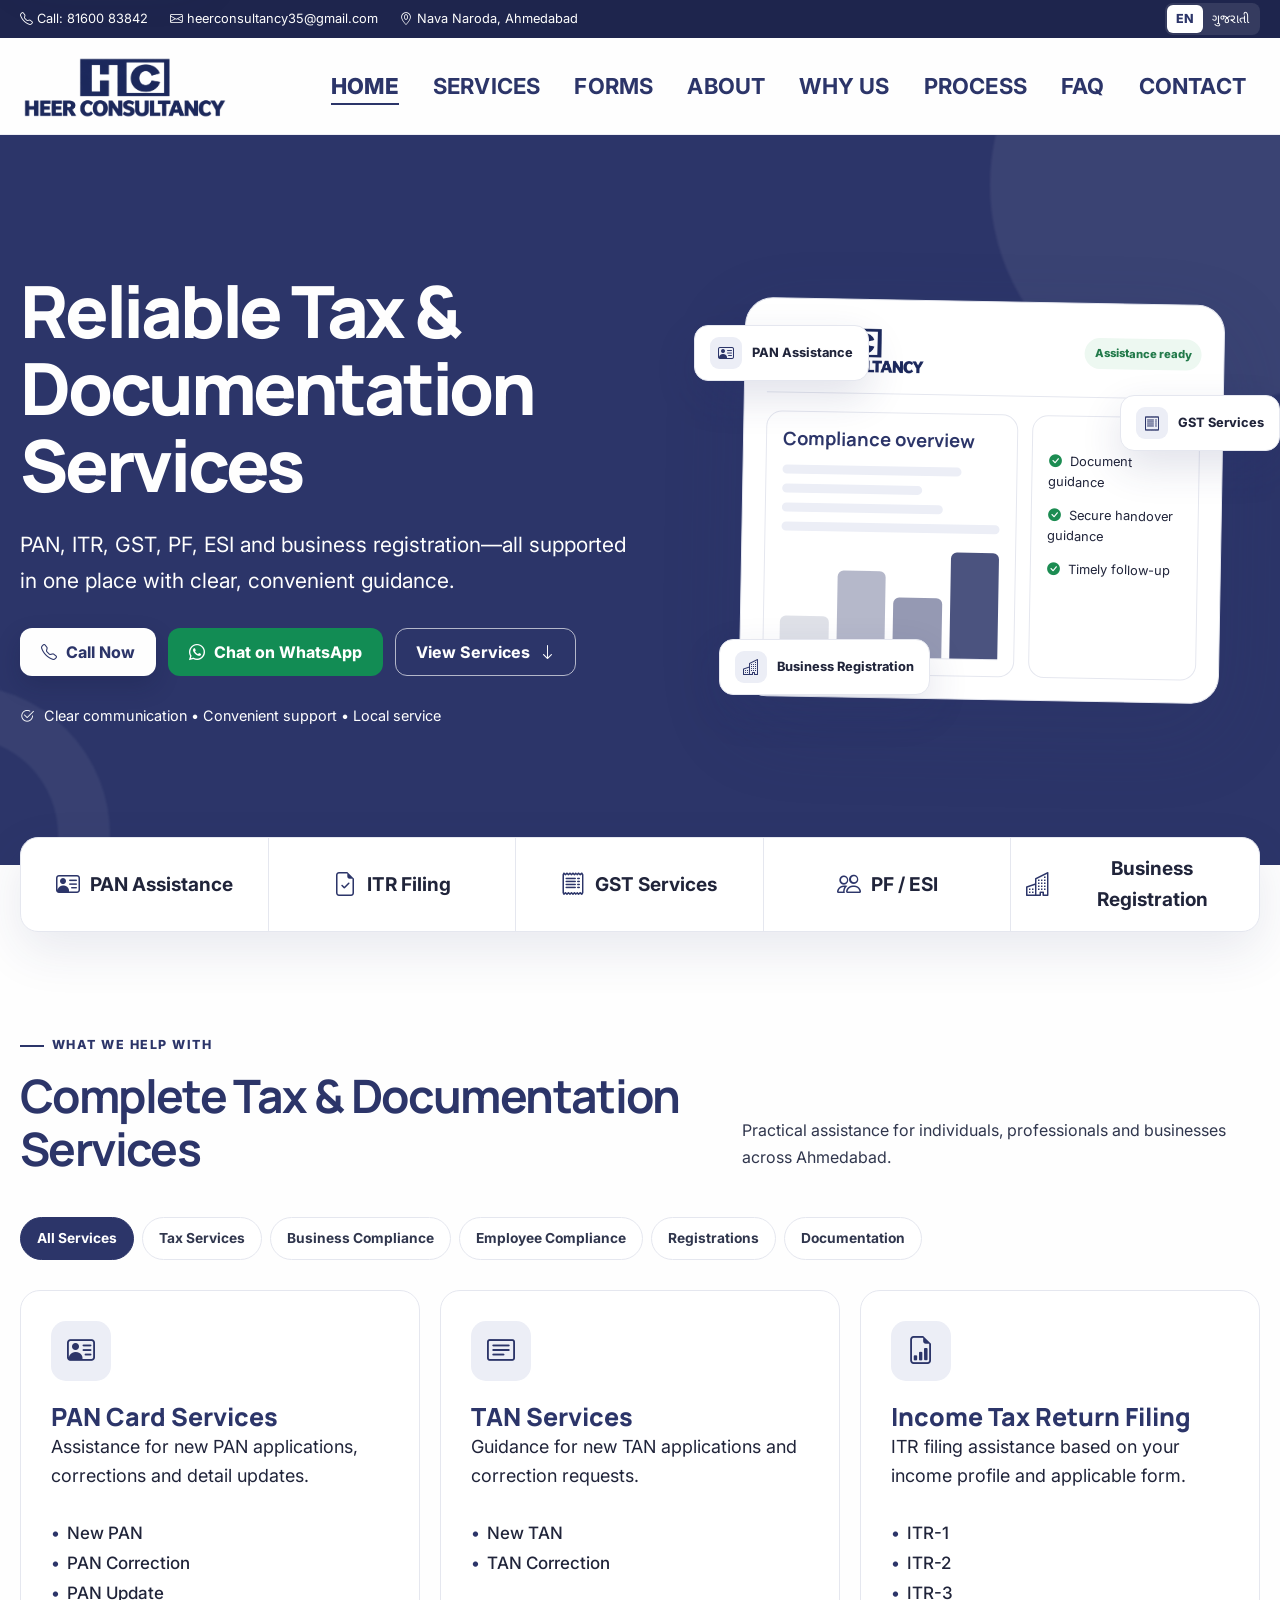
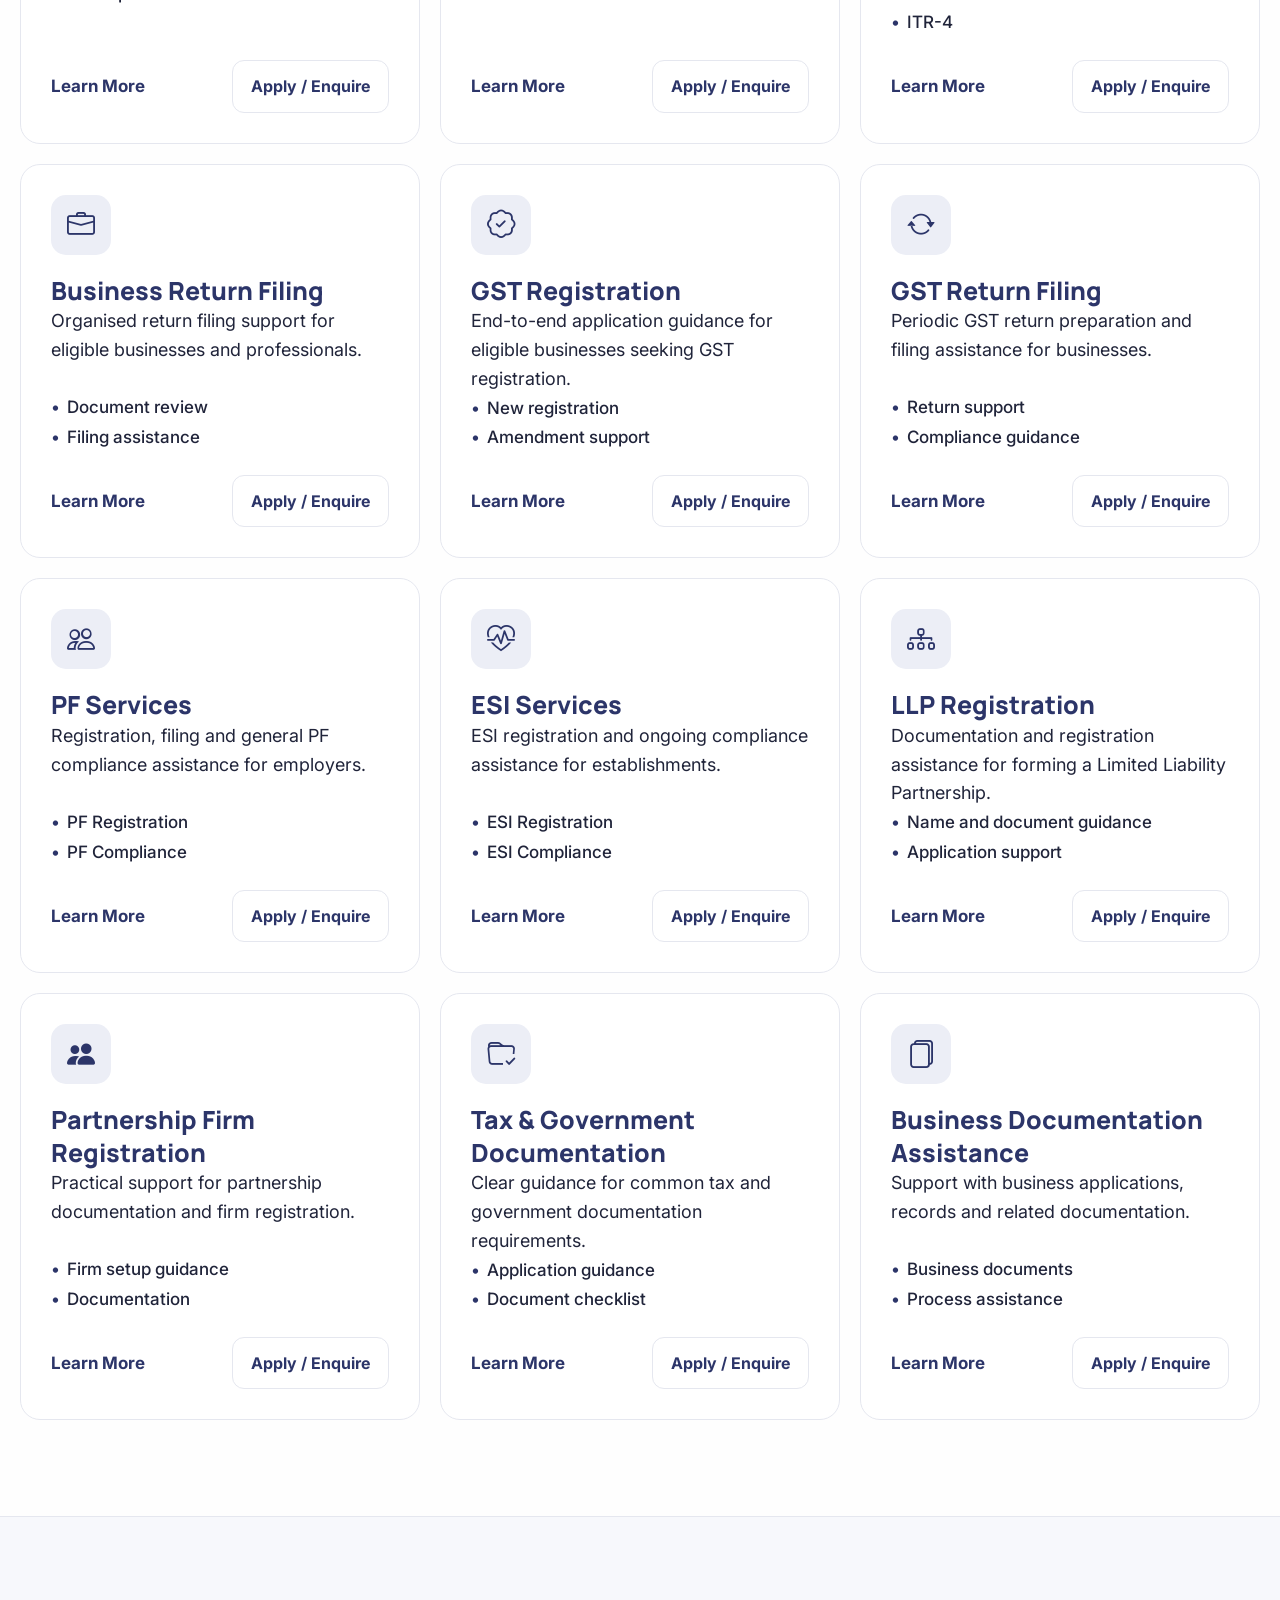
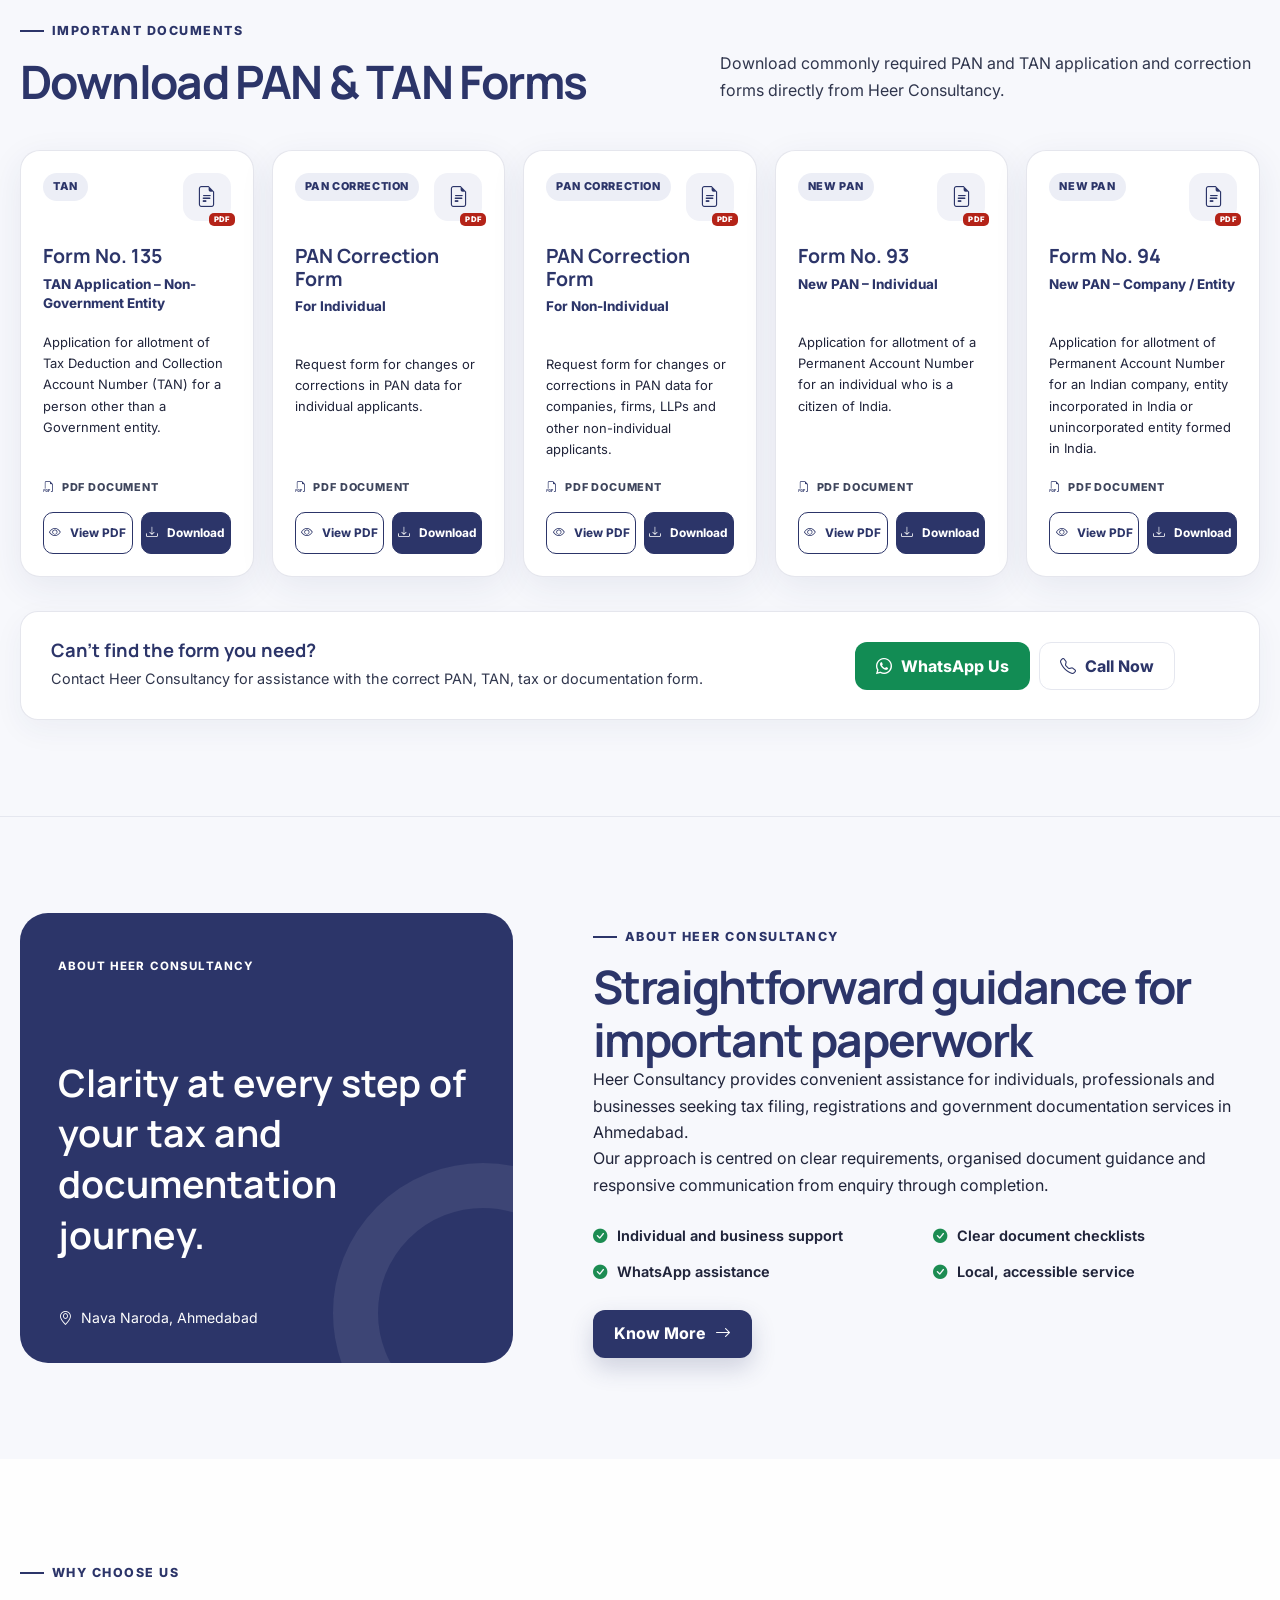
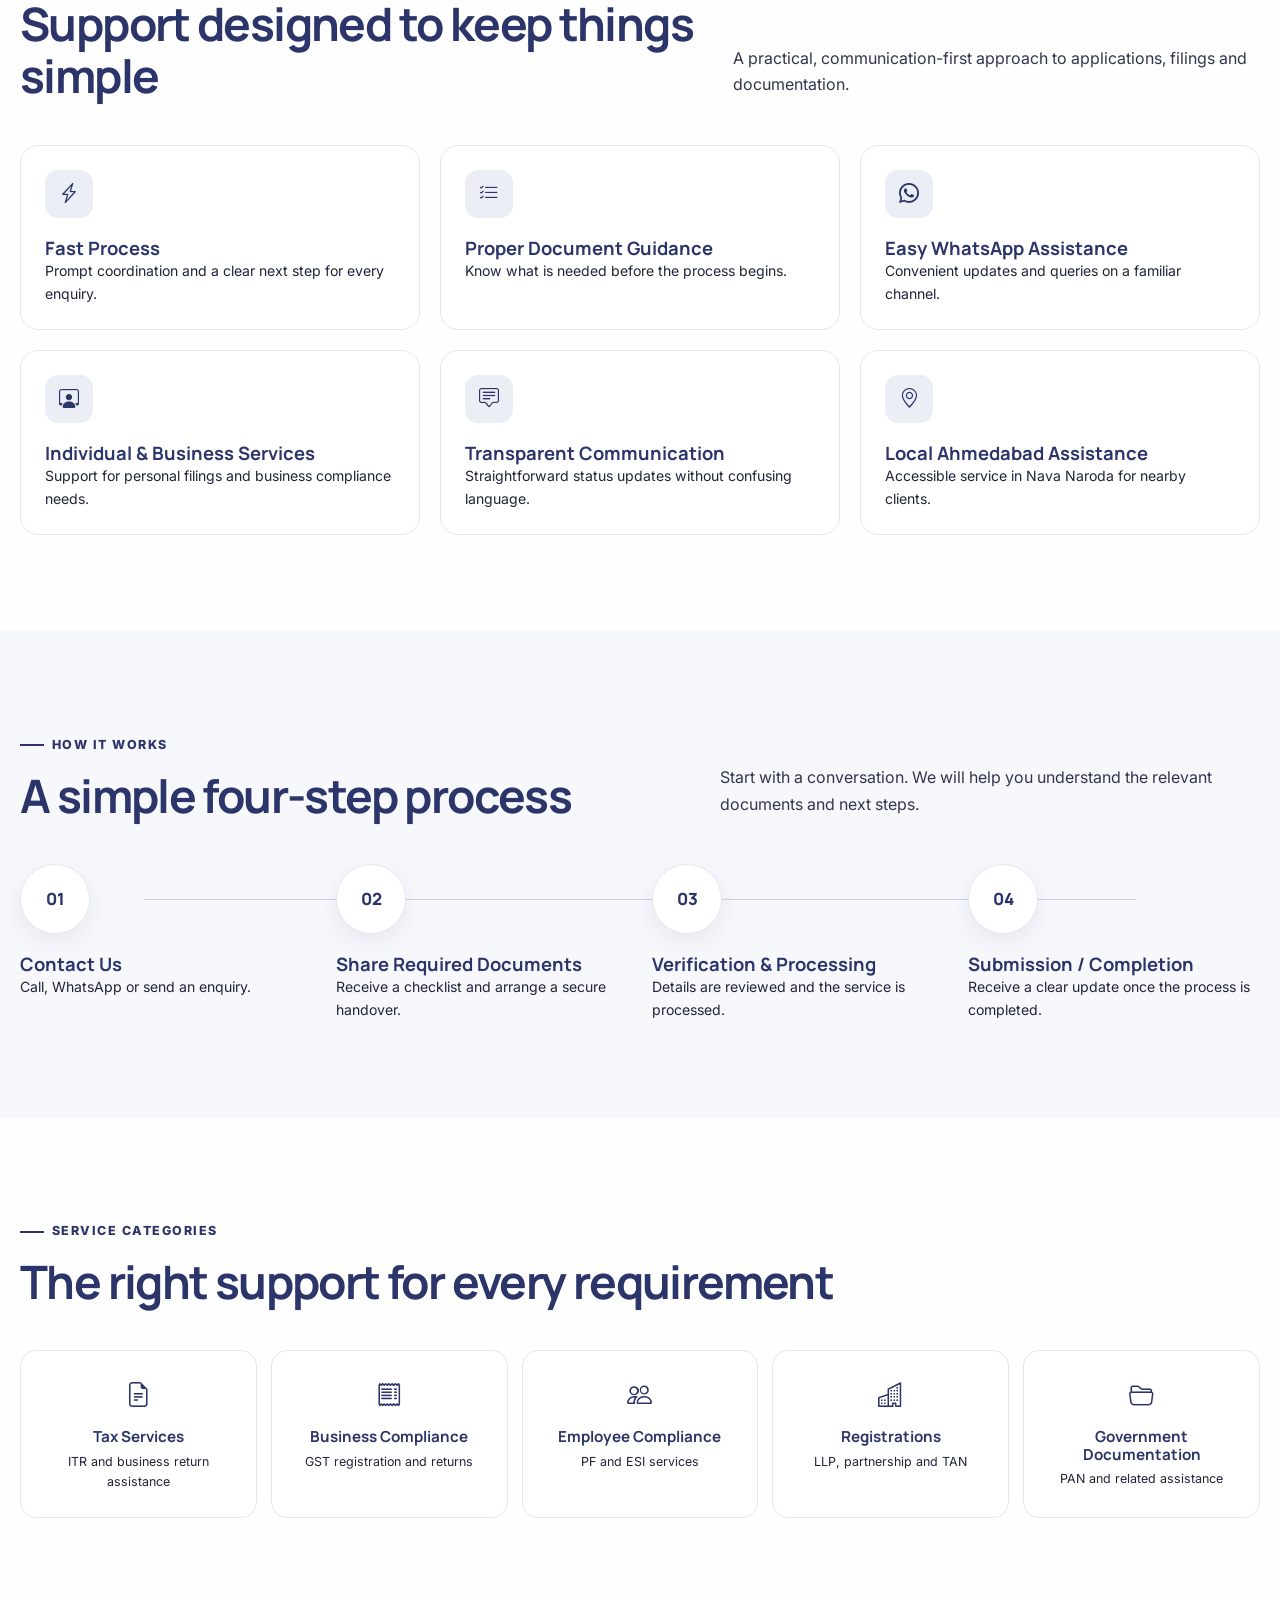
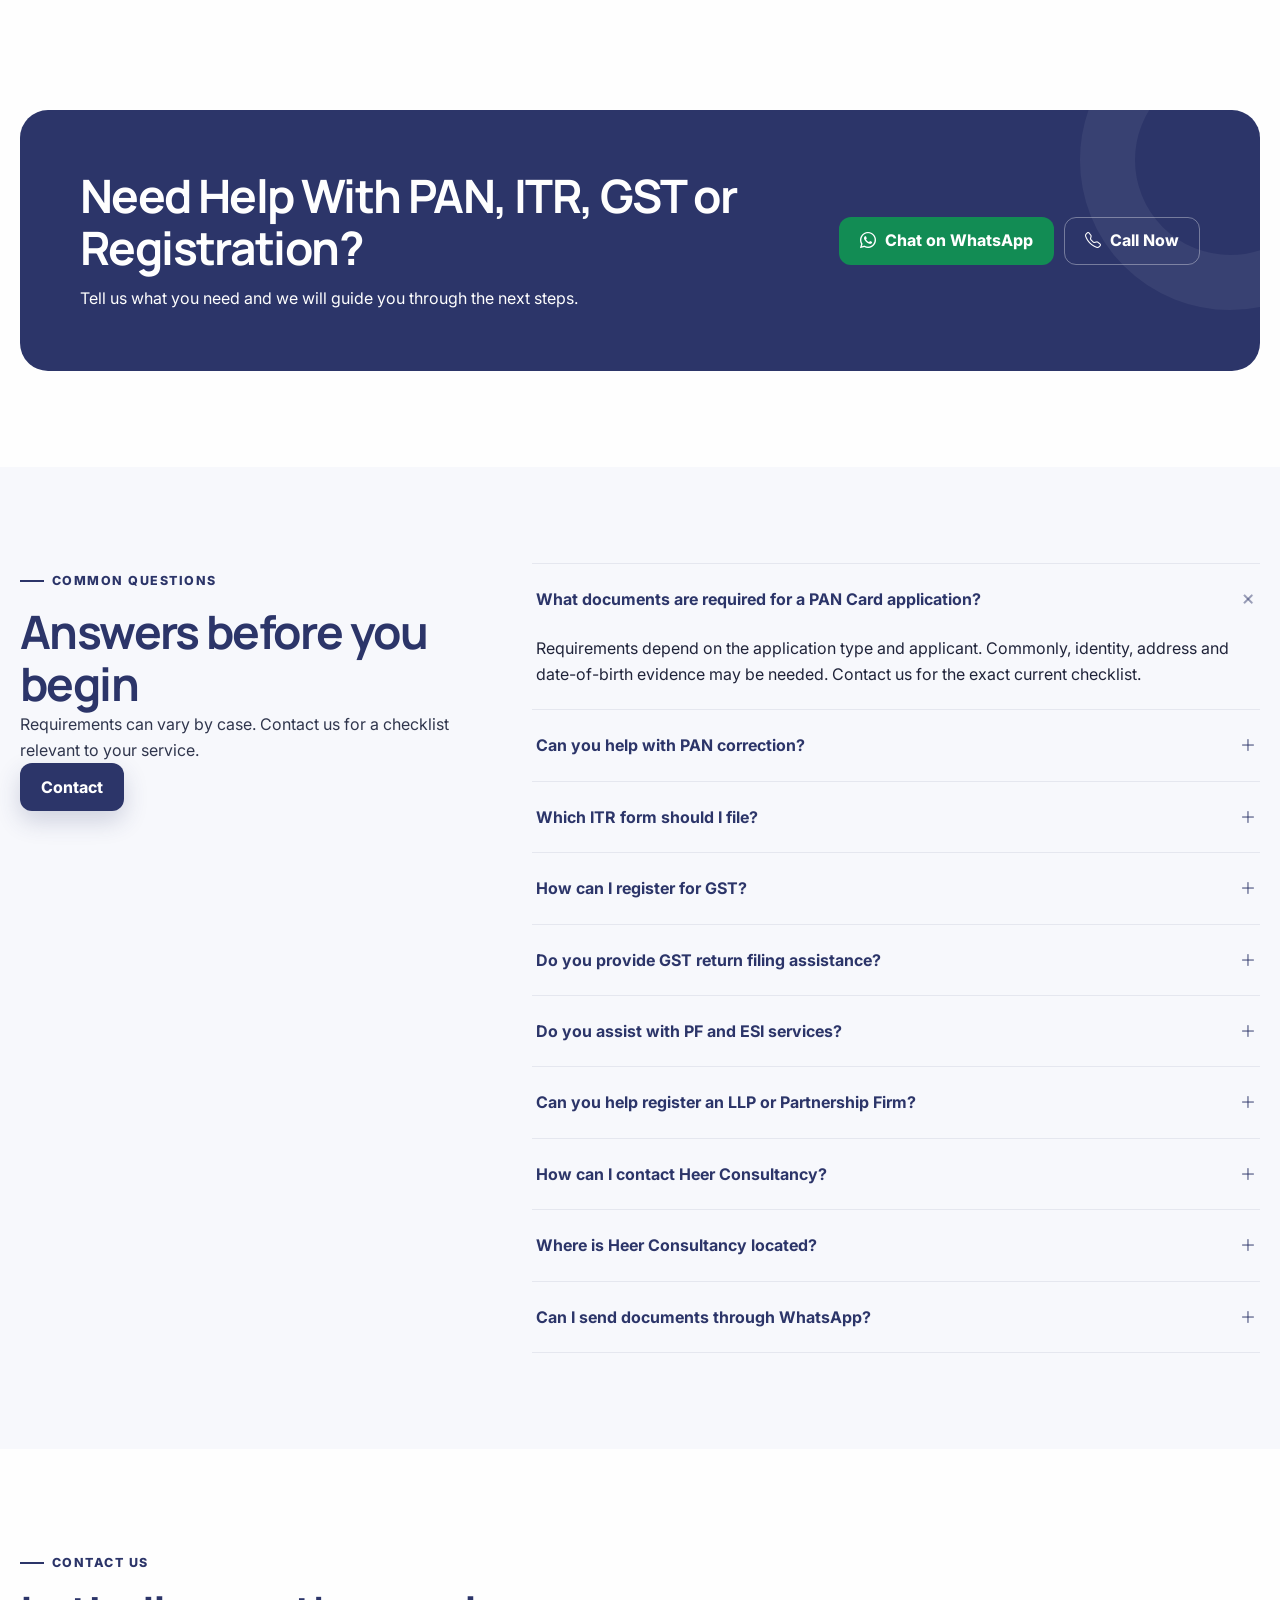
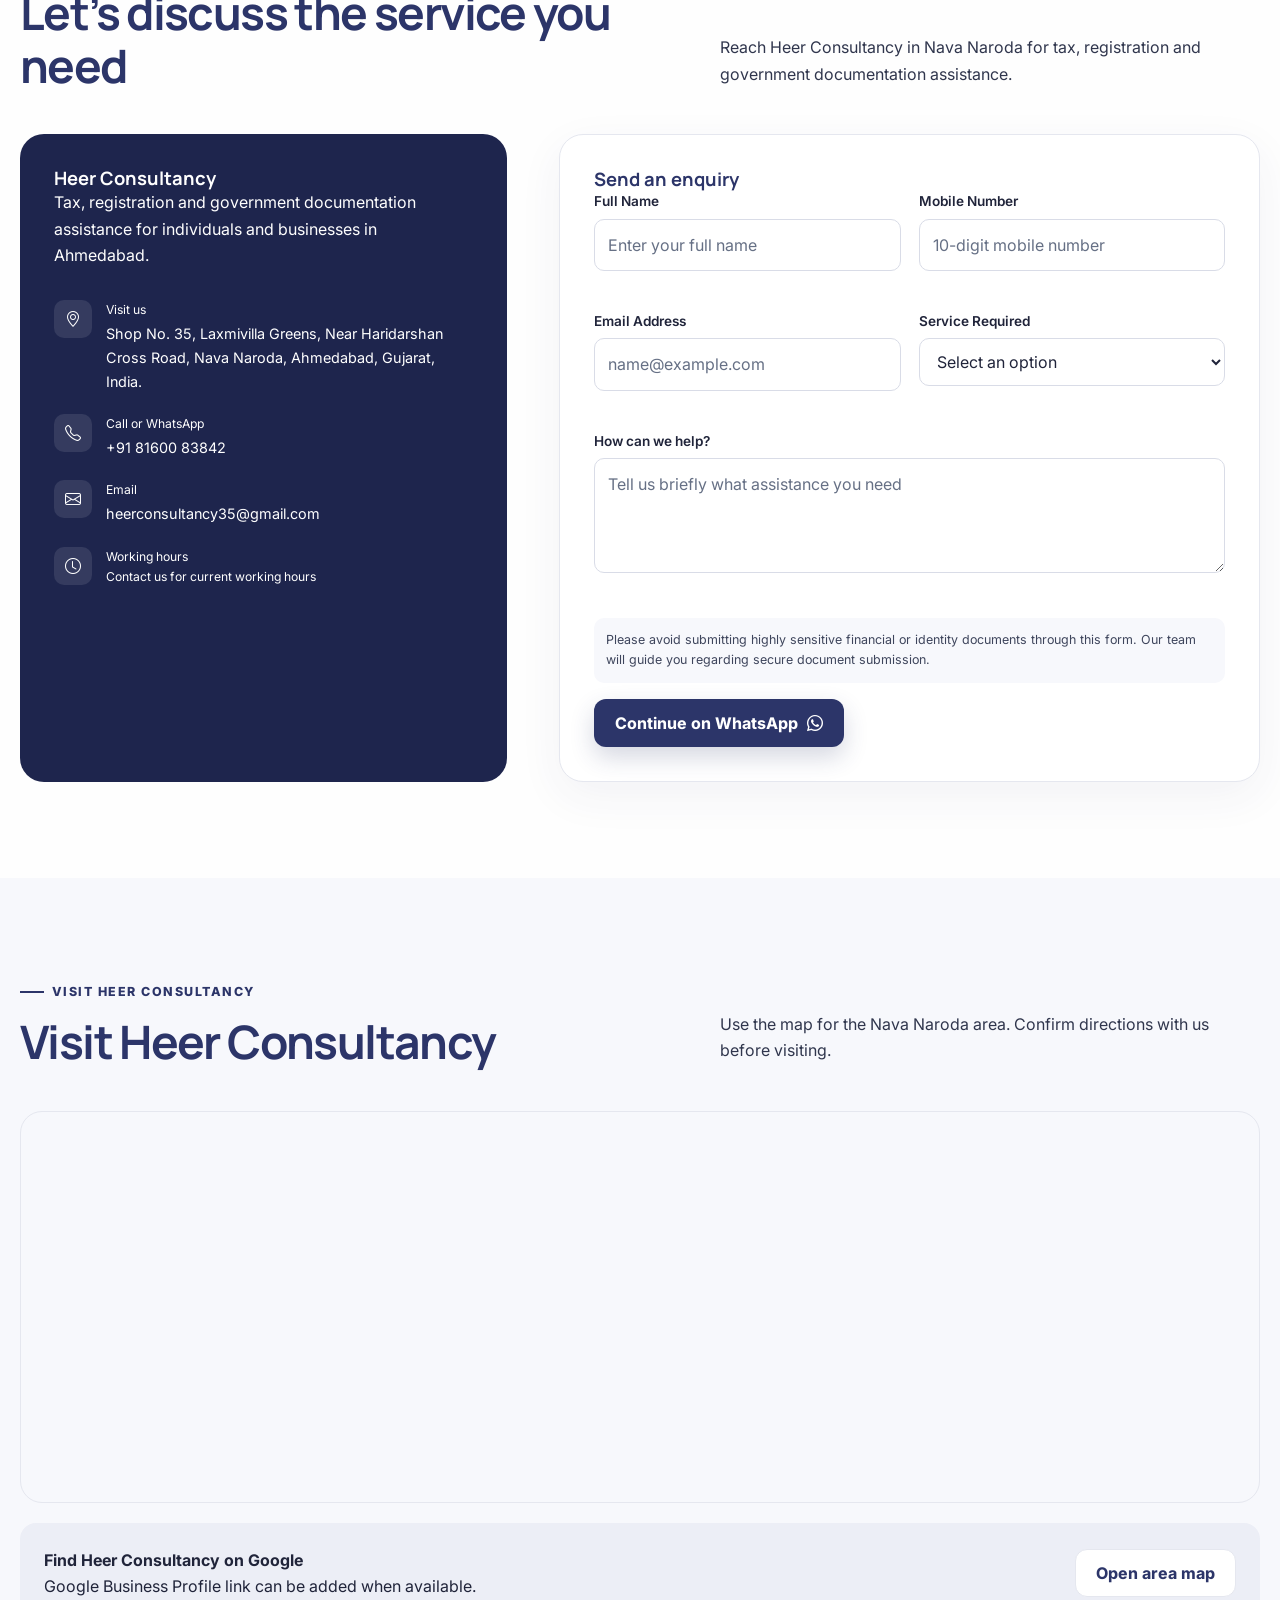
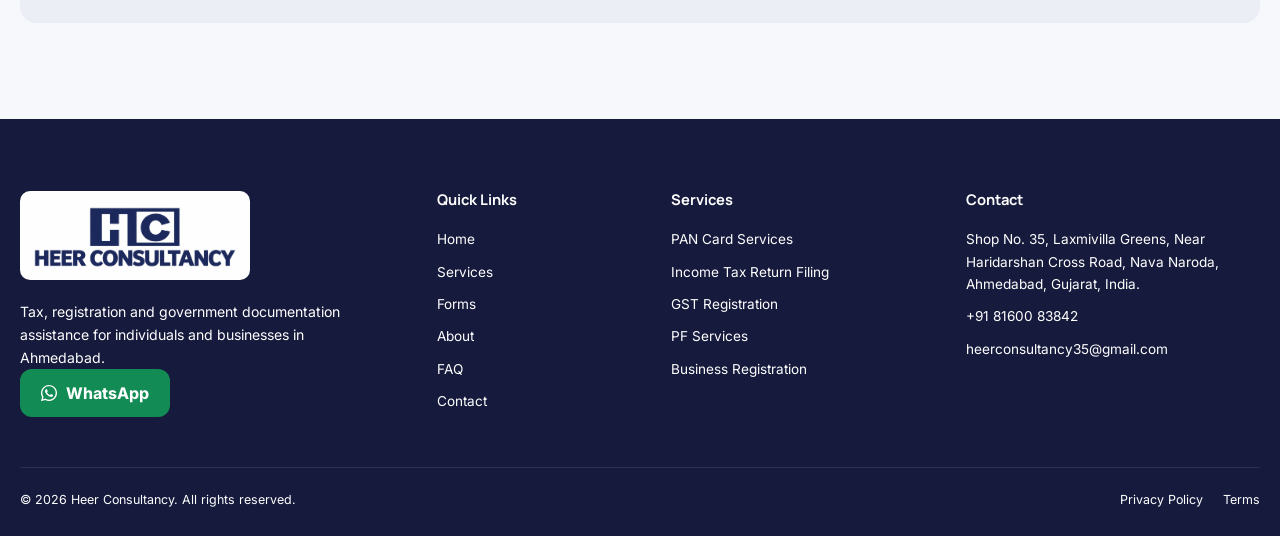
<file: index.html>
<!doctype html>
<html lang="en" class="preloader-pending">
<head>
  <script>(function(root){try{if(sessionStorage.getItem('heerPreloaderPlayed')==='true'){root.classList.remove('preloader-pending');root.classList.add('preloader-seen')}}catch(error){}})(document.documentElement);</script>
  <style>html.preloader-pending,html.preloader-pending body,html.preloader-exiting,html.preloader-exiting body{height:100%;overflow:hidden}html.preloader-pending body>:not([data-video-preloader]):not(script){visibility:hidden}html.preloader-seen [data-video-preloader]{display:none!important}</style>
  <meta charset="utf-8"><meta name="viewport" content="width=device-width,initial-scale=1">
  <title>Heer Consultancy | PAN, ITR, GST & Tax Services in Ahmedabad</title>
  <meta name="description" content="Heer Consultancy provides PAN Card, ITR Filing, GST Registration, GST Return, PF, ESI, LLP and business documentation assistance in Nava Naroda, Ahmedabad.">
  <meta name="robots" content="index,follow"><meta name="theme-color" content="#2C3569">
  <link rel="canonical" href="https://www.example.com/"><link rel="icon" href="assets/logo/heer-consultancy-logo-mark.png" type="image/png"><link rel="manifest" href="manifest.json"><link rel="preload" as="image" href="assets/logo/heer-consultancy-logo-mark.png" type="image/png">
  <meta property="og:type" content="website"><meta property="og:title" content="Heer Consultancy | Tax & Documentation Services in Ahmedabad"><meta property="og:description" content="PAN, ITR, GST, PF, ESI and business registration assistance in Nava Naroda, Ahmedabad."><meta property="og:url" content="https://www.example.com/"><meta property="og:image" content="https://www.example.com/assets/logo/heer-consultancy-logo-mark.png">
  <meta name="twitter:card" content="summary_large_image"><meta name="twitter:title" content="Heer Consultancy"><meta name="twitter:description" content="Tax and government documentation assistance in Ahmedabad."><meta name="twitter:image" content="https://www.example.com/assets/logo/heer-consultancy-logo-mark.png">
  <link rel="preconnect" href="https://fonts.googleapis.com"><link rel="preconnect" href="https://fonts.gstatic.com" crossorigin>
  <link href="https://fonts.googleapis.com/css2?family=Inter:wght@400;500;600;700;800&family=Manrope:wght@500;600;700;800&family=Noto+Sans+Gujarati:wght@400;500;600;700&display=swap" rel="stylesheet">
  <link rel="stylesheet" href="https://cdn.jsdelivr.net/npm/bootstrap-icons@1.11.3/font/bootstrap-icons.min.css">
  <link rel="stylesheet" href="https://cdn.jsdelivr.net/npm/aos@2.3.4/dist/aos.css">
  <link rel="stylesheet" href="css/tailwind.min.css"><link rel="stylesheet" href="css/style.css">
  <script type="application/ld+json">{"@context":"https://schema.org","@type":"ProfessionalService","name":"Heer Consultancy","url":"https://www.example.com/","logo":"https://www.example.com/assets/logo/heer-consultancy-logo-mark.png","telephone":"+91 81600 83842","email":"heerconsultancy35@gmail.com","address":{"@type":"PostalAddress","streetAddress":"Shop No. 35, Laxmivilla Greens, Near Haridarshan Cross Road, Nava Naroda","addressLocality":"Ahmedabad","addressRegion":"Gujarat","addressCountry":"IN"},"areaServed":["Ahmedabad","Nava Naroda"],"hasOfferCatalog":{"@type":"OfferCatalog","name":"Tax and Documentation Services","itemListElement":[{"@type":"Offer","itemOffered":{"@type":"Service","name":"PAN Card Services"}},{"@type":"Offer","itemOffered":{"@type":"Service","name":"Income Tax Return Filing"}},{"@type":"Offer","itemOffered":{"@type":"Service","name":"GST Registration and Return Filing"}},{"@type":"Offer","itemOffered":{"@type":"Service","name":"PF and ESI Services"}},{"@type":"Offer","itemOffered":{"@type":"Service","name":"Business Registration Services"}}]}}</script>
  <script type="application/ld+json">{"@context":"https://schema.org","@type":"FAQPage","mainEntity":[{"@type":"Question","name":"What documents are required for PAN Card application?","acceptedAnswer":{"@type":"Answer","text":"Requirements depend on the application type and applicant. Contact Heer Consultancy for the current checklist."}},{"@type":"Question","name":"Can you help with PAN correction?","acceptedAnswer":{"@type":"Answer","text":"Yes. Heer Consultancy assists with PAN correction and update requests."}},{"@type":"Question","name":"Which ITR form should I file?","acceptedAnswer":{"@type":"Answer","text":"The applicable ITR form depends on your income sources, status and other details."}},{"@type":"Question","name":"How can I register for GST?","acceptedAnswer":{"@type":"Answer","text":"Heer Consultancy can guide you through eligibility, document preparation and the GST registration process."}},{"@type":"Question","name":"Do you provide GST return filing assistance?","acceptedAnswer":{"@type":"Answer","text":"Yes. GST return filing assistance is available."}},{"@type":"Question","name":"Do you assist with PF and ESI services?","acceptedAnswer":{"@type":"Answer","text":"Yes. Assistance is available for PF and ESI registration, filing and related compliance."}},{"@type":"Question","name":"Can you help register an LLP or Partnership Firm?","acceptedAnswer":{"@type":"Answer","text":"Yes. Documentation and application assistance is available for LLP and partnership firm registrations."}},{"@type":"Question","name":"How can I contact Heer Consultancy?","acceptedAnswer":{"@type":"Answer","text":"Call or WhatsApp 81600 83842 or email heerconsultancy35@gmail.com."}},{"@type":"Question","name":"Where is Heer Consultancy located?","acceptedAnswer":{"@type":"Answer","text":"Shop No. 35, Laxmivilla Greens, Near Haridarshan Cross Road, Nava Naroda, Ahmedabad, Gujarat."}},{"@type":"Question","name":"Can I send documents through WhatsApp?","acceptedAnswer":{"@type":"Answer","text":"WhatsApp may be used for initial coordination. Ask for guidance before sharing sensitive identity or financial documents."}}]}</script>
</head>
<body>
  <div class="video-preloader" data-video-preloader aria-hidden="true"><video class="video-preloader__media" autoplay muted playsinline preload="auto"><source src="assets/video/heer-logo-preloader.mp4" type="video/mp4"></video></div><script src="js/preloader.js"></script>
  <a class="skip-link" href="#main">Skip to main content</a><div class="scroll-progress" aria-hidden="true"></div>
  <div class="topbar"><div class="container topbar-inner"><div class="topbar-links"><a href="tel:+918160083842"><i class="bi bi-telephone"></i> <span data-i18n="top.call">Call: 81600 83842</span></a><a href="mailto:heerconsultancy35@gmail.com"><i class="bi bi-envelope"></i> <span data-i18n="top.email">heerconsultancy35@gmail.com</span></a><span><i class="bi bi-geo-alt"></i> <span data-i18n="top.location">Nava Naroda, Ahmedabad</span></span></div><div class="topbar-actions"><div class="lang-switch" aria-label="Language"><button class="lang-btn" data-lang="en">EN</button><button class="lang-btn" data-lang="gu">ગુજરાતી</button></div></div></div></div>
  <header class="navbar"><div class="container nav-inner"><a class="brand" href="#home" aria-label="Heer Consultancy home"><img src="assets/logo/heer-consultancy-logo-mark.png" alt="Heer Consultancy" width="2139" height="735" decoding="async" fetchpriority="high"></a><nav aria-label="Primary navigation"><ul class="nav-links"><li><a class="nav-link active" href="#home" data-i18n="common.home">Home</a></li><li><a class="nav-link" href="#services" data-i18n="common.services">Services</a></li><li><a class="nav-link" href="#forms" data-i18n="common.forms">Forms</a></li><li><a class="nav-link" href="about.html" data-i18n="common.about">About</a></li><li><a class="nav-link" href="#why-us" data-i18n="common.why">Why Us</a></li><li><a class="nav-link" href="#process" data-i18n="common.process">Process</a></li><li><a class="nav-link" href="#faq" data-i18n="common.faq">FAQ</a></li><li><a class="nav-link" href="#contact" data-i18n="common.contact">Contact</a></li></ul></nav><div class="nav-actions"><a class="btn btn-outline" href="tel:+918160083842"><i class="bi bi-telephone"></i><span data-i18n="common.call">Call Now</span></a><a class="btn btn-whatsapp" data-wa-message="Hello Heer Consultancy, I would like assistance with your services."><i class="bi bi-whatsapp"></i> WhatsApp</a></div><button class="mobile-toggle" aria-label="Open menu" aria-expanded="false"><i class="bi bi-list"></i></button></div></header>
  <aside class="mobile-panel" aria-hidden="true"><div class="mobile-panel-head"><img src="assets/logo/heer-consultancy-logo-mark.png" alt="Heer Consultancy" width="2139" height="735" decoding="async"><button class="mobile-close" aria-label="Close menu"><i class="bi bi-x-lg"></i></button></div><nav aria-label="Mobile navigation"><ul class="mobile-links"><li><a href="#home" data-i18n="common.home">Home</a></li><li><a href="#services" data-i18n="common.services">Services</a></li><li><a href="#forms" data-i18n="common.forms">Forms</a></li><li><a href="about.html" data-i18n="common.about">About</a></li><li><a href="#why-us" data-i18n="common.why">Why Us</a></li><li><a href="#process" data-i18n="common.process">Process</a></li><li><a href="#faq" data-i18n="common.faq">FAQ</a></li><li><a href="#contact" data-i18n="common.contact">Contact</a></li></ul></nav><div class="mobile-actions"><div class="lang-switch" aria-label="Language"><button class="lang-btn" data-lang="en">EN</button><button class="lang-btn" data-lang="gu">ગુજરાતી</button></div><a class="btn btn-primary" href="tel:+918160083842" data-i18n="common.call">Call Now</a><a class="btn btn-whatsapp" data-wa-message="Hello Heer Consultancy, I would like assistance with your services." data-i18n="common.whatsapp">Chat on WhatsApp</a></div></aside>
  <main id="main">
    <section id="home" class="hero"><div class="container hero-grid"><div class="hero-copy" data-aos="fade-right"><h1 data-i18n-html="hero.title">Reliable Tax &amp;<br>Documentation<br>Services</h1><p class="lead" data-i18n="hero.subtitle">PAN, ITR, GST, PF, ESI and business registration—all supported in one place with clear, convenient guidance.</p><div class="hero-buttons"><a class="btn btn-primary" href="tel:+918160083842"><i class="bi bi-telephone"></i><span data-i18n="common.call">Call Now</span></a><a class="btn btn-whatsapp" data-wa-message="Hello Heer Consultancy, I need assistance with tax or documentation services."><i class="bi bi-whatsapp"></i><span data-i18n="common.whatsapp">Chat on WhatsApp</span></a><a class="btn btn-outline" href="#services"><span data-i18n="common.viewServices">View Services</span><i class="bi bi-arrow-down"></i></a></div><div class="hero-note"><i class="bi bi-check2-circle"></i><span data-i18n="hero.note">Clear communication • Convenient support • Local service</span></div></div>
      <div class="hero-visual" data-aos="fade-left"><div class="dashboard"><div class="dash-top"><img class="dash-logo" src="assets/logo/heer-consultancy-logo-mark.png" alt="" width="2139" height="735" decoding="async"><span class="status-pill" data-i18n="hero.status">Assistance ready</span></div><div class="doc-area"><div class="doc-main"><h3 data-i18n="hero.visualTitle">Compliance overview</h3><div class="doc-row"></div><div class="doc-row"></div><div class="doc-row"></div><div class="doc-row"></div><div class="chart" aria-hidden="true"><span style="height:35%"></span><span></span><span></span><span></span></div></div><div class="doc-side"><ul class="check-list"><li><i class="bi bi-check-circle-fill"></i><span data-i18n="hero.verified">Document guidance</span></li><li><i class="bi bi-check-circle-fill"></i><span data-i18n="hero.secure">Secure handover guidance</span></li><li><i class="bi bi-check-circle-fill"></i><span data-i18n="hero.followup">Timely follow-up</span></li></ul></div></div></div><div class="float-card fc-1"><i class="bi bi-person-vcard"></i><span data-i18n="trust.pan">PAN Assistance</span></div><div class="float-card fc-2"><i class="bi bi-receipt"></i><span data-i18n="trust.gst">GST Services</span></div><div class="float-card fc-3"><i class="bi bi-buildings"></i><span data-i18n="trust.business">Business Registration</span></div></div></div></section>
    <div class="trust-strip"><div class="container"><div class="trust-grid" data-aos="fade-up"><div class="trust-item"><i class="bi bi-person-vcard"></i><span data-i18n="trust.pan">PAN Assistance</span></div><div class="trust-item"><i class="bi bi-file-earmark-check"></i><span data-i18n="trust.itr">ITR Filing</span></div><div class="trust-item"><i class="bi bi-receipt"></i><span data-i18n="trust.gst">GST Services</span></div><div class="trust-item"><i class="bi bi-people"></i><span data-i18n="trust.employee">PF / ESI</span></div><div class="trust-item"><i class="bi bi-buildings"></i><span data-i18n="trust.business">Business Registration</span></div></div></div></div>
    <section id="services" class="section"><div class="container"><div class="section-head"><div><span class="eyebrow" data-i18n="services.eyebrow">What we help with</span><h2 data-i18n="services.title">Complete Tax & Documentation Services</h2></div><p data-i18n="services.intro">Practical assistance for individuals, professionals and businesses across Ahmedabad.</p></div><div class="service-toolbar" role="group" aria-label="Filter services"><button class="filter-btn active" data-filter="all" data-i18n="services.all">All Services</button><button class="filter-btn" data-filter="tax" data-i18n="services.tax">Tax Services</button><button class="filter-btn" data-filter="business" data-i18n="services.business">Business Compliance</button><button class="filter-btn" data-filter="employee" data-i18n="services.employee">Employee Compliance</button><button class="filter-btn" data-filter="registration" data-i18n="services.registration">Registrations</button><button class="filter-btn" data-filter="docs" data-i18n="services.docs">Documentation</button></div>
      <div class="service-grid">
        <article class="service-card" data-category="docs" data-aos="fade-up"><div class="service-icon"><i class="bi bi-person-vcard"></i></div><h3 data-i18n="service.pan.title">PAN Card Services</h3><p data-i18n="service.pan.desc">Assistance for new PAN applications, corrections and detail updates.</p><ul class="service-list"><li>New PAN</li><li>PAN Correction</li><li>PAN Update</li></ul><div class="card-actions"><a class="text-link" href="about.html#pan-form" data-i18n="common.learn">Learn More</a><a class="btn btn-outline btn-small" href="about.html#pan-form" data-i18n="common.apply">Apply / Enquire</a></div></article>
        <article class="service-card" data-category="registration" data-aos="fade-up" data-aos-delay="50"><div class="service-icon"><i class="bi bi-card-text"></i></div><h3 data-i18n="service.tan.title">TAN Services</h3><p data-i18n="service.tan.desc">Guidance for new TAN applications and correction requests.</p><ul class="service-list"><li>New TAN</li><li>TAN Correction</li></ul><div class="card-actions"><a class="text-link" href="about.html#tan-form" data-i18n="common.learn">Learn More</a><a class="btn btn-outline btn-small" href="about.html#tan-form" data-i18n="common.apply">Apply / Enquire</a></div></article>
        <article class="service-card" data-category="tax" data-aos="fade-up" data-aos-delay="100"><div class="service-icon"><i class="bi bi-file-earmark-bar-graph"></i></div><h3 data-i18n="service.itr.title">Income Tax Return Filing</h3><p data-i18n="service.itr.desc">ITR filing assistance based on your income profile and applicable form.</p><ul class="service-list"><li>ITR-1</li><li>ITR-2</li><li>ITR-3</li><li>ITR-4</li></ul><div class="card-actions"><a class="text-link" href="about.html#itr-form" data-i18n="common.learn">Learn More</a><a class="btn btn-outline btn-small" href="about.html#itr-form" data-i18n="common.apply">Apply / Enquire</a></div></article>
        <article class="service-card" data-category="tax" data-aos="fade-up"><div class="service-icon"><i class="bi bi-briefcase"></i></div><h3 data-i18n="service.businessreturn.title">Business Return Filing</h3><p data-i18n="service.businessreturn.desc">Organised return filing support for eligible businesses and professionals.</p><ul class="service-list"><li>Document review</li><li>Filing assistance</li></ul><div class="card-actions"><a class="text-link" href="about.html#itr-form" data-i18n="common.learn">Learn More</a><a class="btn btn-outline btn-small" href="about.html#itr-form" data-i18n="common.apply">Apply / Enquire</a></div></article>
        <article class="service-card" data-category="business" data-aos="fade-up" data-aos-delay="50"><div class="service-icon"><i class="bi bi-patch-check"></i></div><h3 data-i18n="service.gstreg.title">GST Registration</h3><p data-i18n="service.gstreg.desc">End-to-end application guidance for eligible businesses seeking GST registration.</p><ul class="service-list"><li>New registration</li><li>Amendment support</li></ul><div class="card-actions"><a class="text-link" href="about.html#gst-form" data-i18n="common.learn">Learn More</a><a class="btn btn-outline btn-small" href="about.html#gst-form" data-i18n="common.apply">Apply / Enquire</a></div></article>
        <article class="service-card" data-category="business" data-aos="fade-up" data-aos-delay="100"><div class="service-icon"><i class="bi bi-arrow-repeat"></i></div><h3 data-i18n="service.gstreturn.title">GST Return Filing</h3><p data-i18n="service.gstreturn.desc">Periodic GST return preparation and filing assistance for businesses.</p><ul class="service-list"><li>Return support</li><li>Compliance guidance</li></ul><div class="card-actions"><a class="text-link" href="about.html#gst-form" data-i18n="common.learn">Learn More</a><a class="btn btn-outline btn-small" href="about.html#gst-form" data-i18n="common.apply">Apply / Enquire</a></div></article>
        <article class="service-card" data-category="employee" data-aos="fade-up"><div class="service-icon"><i class="bi bi-people"></i></div><h3 data-i18n="service.pf.title">PF Services</h3><p data-i18n="service.pf.desc">Registration, filing and general PF compliance assistance for employers.</p><ul class="service-list"><li>PF Registration</li><li>PF Compliance</li></ul><div class="card-actions"><a class="text-link" href="about.html#pf-form" data-i18n="common.learn">Learn More</a><a class="btn btn-outline btn-small" href="about.html#pf-form" data-i18n="common.apply">Apply / Enquire</a></div></article>
        <article class="service-card" data-category="employee" data-aos="fade-up" data-aos-delay="50"><div class="service-icon"><i class="bi bi-heart-pulse"></i></div><h3 data-i18n="service.esi.title">ESI Services</h3><p data-i18n="service.esi.desc">ESI registration and ongoing compliance assistance for establishments.</p><ul class="service-list"><li>ESI Registration</li><li>ESI Compliance</li></ul><div class="card-actions"><a class="text-link" href="about.html#esi-form" data-i18n="common.learn">Learn More</a><a class="btn btn-outline btn-small" href="about.html#esi-form" data-i18n="common.apply">Apply / Enquire</a></div></article>
        <article class="service-card" data-category="registration" data-aos="fade-up" data-aos-delay="100"><div class="service-icon"><i class="bi bi-diagram-3"></i></div><h3 data-i18n="service.llp.title">LLP Registration</h3><p data-i18n="service.llp.desc">Documentation and registration assistance for forming a Limited Liability Partnership.</p><ul class="service-list"><li>Name guidance</li><li>Application support</li></ul><div class="card-actions"><a class="text-link" href="about.html#llp-form" data-i18n="common.learn">Learn More</a><a class="btn btn-outline btn-small" href="about.html#llp-form" data-i18n="common.apply">Apply / Enquire</a></div></article>
        <article class="service-card" data-category="registration" data-aos="fade-up"><div class="service-icon"><i class="bi bi-people-fill"></i></div><h3 data-i18n="service.partnership.title">Partnership Firm Registration</h3><p data-i18n="service.partnership.desc">Practical support for partnership documentation and firm registration.</p><ul class="service-list"><li>Firm setup guidance</li><li>Documentation</li></ul><div class="card-actions"><a class="text-link" href="about.html#partnership-form" data-i18n="common.learn">Learn More</a><a class="btn btn-outline btn-small" href="about.html#partnership-form" data-i18n="common.apply">Apply / Enquire</a></div></article>
        <article class="service-card" data-category="docs" data-aos="fade-up" data-aos-delay="50"><div class="service-icon"><i class="bi bi-folder-check"></i></div><h3 data-i18n="service.taxdocs.title">Tax & Government Documentation</h3><p data-i18n="service.taxdocs.desc">Clear guidance for common tax and government documentation requirements.</p><ul class="service-list"><li>Application guidance</li><li>Document checklist</li></ul><div class="card-actions"><a class="text-link" href="about.html#other-form" data-i18n="common.learn">Learn More</a><a class="btn btn-outline btn-small" href="about.html#other-form" data-i18n="common.apply">Apply / Enquire</a></div></article>
        <article class="service-card" data-category="docs" data-aos="fade-up" data-aos-delay="100"><div class="service-icon"><i class="bi bi-files"></i></div><h3 data-i18n="service.businessdocs.title">Business Documentation Assistance</h3><p data-i18n="service.businessdocs.desc">Support with business applications, records and related documentation.</p><ul class="service-list"><li>Business documents</li><li>Process assistance</li></ul><div class="card-actions"><a class="text-link" href="about.html#other-form" data-i18n="common.learn">Learn More</a><a class="btn btn-outline btn-small" href="about.html#other-form" data-i18n="common.apply">Apply / Enquire</a></div></article>
      </div></div></section>
    <section id="forms" class="section downloads-section">
      <div class="forms-container">
        <div class="section-head" data-aos="fade-up">
          <div><span class="eyebrow" data-i18n="downloads.eyebrow">Important Documents</span><h2 data-i18n="downloads.title">Download PAN &amp; TAN Forms</h2></div>
          <p data-i18n="downloads.intro">Download commonly required PAN and TAN application and correction forms directly from Heer Consultancy.</p>
        </div>
        <div class="download-forms-row" id="forms-grid" aria-live="polite"></div>
        <p class="forms-swipe-hint" aria-hidden="true"><i class="bi bi-arrows"></i><span data-i18n="downloads.swipe">Swipe to view all forms</span></p>
        <div class="forms-cta" data-aos="fade-up">
          <div><h3 data-i18n="downloads.ctaTitle">Can't find the form you need?</h3><p data-i18n="downloads.ctaText">Contact Heer Consultancy for assistance with the correct PAN, TAN, tax or documentation form.</p></div>
          <div class="forms-cta-actions"><a class="btn btn-whatsapp" href="https://wa.me/918160083842" target="_blank" rel="noopener noreferrer"><i class="bi bi-whatsapp"></i><span data-i18n="downloads.whatsapp">WhatsApp Us</span></a><a class="btn btn-outline" href="tel:+918160083842"><i class="bi bi-telephone"></i><span data-i18n="common.call">Call Now</span></a></div>
        </div>
      </div>
    </section>
    <section id="about" class="section section-soft"><div class="container about-grid"><div class="about-art" data-aos="fade-right"><span class="mini-label" data-i18n="aboutPreview.eyebrow">About Heer Consultancy</span><blockquote data-i18n="aboutPreview.quote">Clarity at every step of your tax and documentation journey.</blockquote><div class="location"><i class="bi bi-geo-alt"></i><span data-i18n="aboutPreview.location">Nava Naroda, Ahmedabad</span></div></div><div class="about-copy" data-aos="fade-left"><span class="eyebrow" data-i18n="aboutPreview.eyebrow">About Heer Consultancy</span><h2 data-i18n="aboutPreview.title">Straightforward guidance for important paperwork</h2><p data-i18n="aboutPreview.copy1">Heer Consultancy provides convenient assistance for individuals, professionals and businesses seeking tax filing, registrations and government documentation services in Ahmedabad.</p><p data-i18n="aboutPreview.copy2">Our approach is centred on clear requirements, organised document guidance and responsive communication from enquiry through completion.</p><div class="tick-grid"><div class="tick"><i class="bi bi-check-circle-fill"></i><span data-i18n="aboutPreview.i1">Individual and business support</span></div><div class="tick"><i class="bi bi-check-circle-fill"></i><span data-i18n="aboutPreview.i2">Clear document checklists</span></div><div class="tick"><i class="bi bi-check-circle-fill"></i><span data-i18n="aboutPreview.i3">WhatsApp assistance</span></div><div class="tick"><i class="bi bi-check-circle-fill"></i><span data-i18n="aboutPreview.i4">Local, accessible service</span></div></div><a class="btn btn-primary" href="about.html"><span data-i18n="common.knowMore">Know More</span><i class="bi bi-arrow-right"></i></a></div></div></section>
    <section id="why-us" class="section"><div class="container"><div class="section-head"><div><span class="eyebrow" data-i18n="why.eyebrow">Why choose us</span><h2 data-i18n="why.title">Support designed to keep things simple</h2></div><p data-i18n="why.intro">A practical, communication-first approach to applications, filings and documentation.</p></div><div class="feature-grid"><article class="feature-card" data-aos="fade-up"><div class="feature-icon"><i class="bi bi-lightning-charge"></i></div><h3 data-i18n="why.fast">Fast Process</h3><p data-i18n="why.fastText">Prompt coordination and a clear next step for every enquiry.</p></article><article class="feature-card" data-aos="fade-up" data-aos-delay="50"><div class="feature-icon"><i class="bi bi-list-check"></i></div><h3 data-i18n="why.docs">Proper Document Guidance</h3><p data-i18n="why.docsText">Know what is needed before the process begins.</p></article><article class="feature-card" data-aos="fade-up" data-aos-delay="100"><div class="feature-icon"><i class="bi bi-whatsapp"></i></div><h3 data-i18n="why.wa">Easy WhatsApp Assistance</h3><p data-i18n="why.waText">Convenient updates and queries on a familiar channel.</p></article><article class="feature-card" data-aos="fade-up"><div class="feature-icon"><i class="bi bi-person-workspace"></i></div><h3 data-i18n="why.both">Individual & Business Services</h3><p data-i18n="why.bothText">Support for personal filings and business compliance needs.</p></article><article class="feature-card" data-aos="fade-up" data-aos-delay="50"><div class="feature-icon"><i class="bi bi-chat-square-text"></i></div><h3 data-i18n="why.transparent">Transparent Communication</h3><p data-i18n="why.transparentText">Straightforward status updates without confusing language.</p></article><article class="feature-card" data-aos="fade-up" data-aos-delay="100"><div class="feature-icon"><i class="bi bi-geo-alt"></i></div><h3 data-i18n="why.local">Local Ahmedabad Assistance</h3><p data-i18n="why.localText">Accessible service in Nava Naroda for nearby clients.</p></article></div></div></section>
    <section id="process" class="section section-soft"><div class="container"><div class="section-head"><div><span class="eyebrow" data-i18n="process.eyebrow">How it works</span><h2 data-i18n="process.title">A simple four-step process</h2></div><p data-i18n="process.intro">Start with a conversation. We will help you understand the relevant documents and next steps.</p></div><div class="process-grid"><article class="process-card" data-aos="fade-up"><div class="process-number">01</div><h3 data-i18n="process.s1">Contact Us</h3><p data-i18n="process.s1Text">Call, WhatsApp or send an enquiry.</p></article><article class="process-card" data-aos="fade-up" data-aos-delay="80"><div class="process-number">02</div><h3 data-i18n="process.s2">Share Required Documents</h3><p data-i18n="process.s2Text">Receive a checklist and arrange a secure handover.</p></article><article class="process-card" data-aos="fade-up" data-aos-delay="160"><div class="process-number">03</div><h3 data-i18n="process.s3">Verification & Processing</h3><p data-i18n="process.s3Text">Details are reviewed and the service is processed.</p></article><article class="process-card" data-aos="fade-up" data-aos-delay="240"><div class="process-number">04</div><h3 data-i18n="process.s4">Submission / Completion</h3><p data-i18n="process.s4Text">Receive a clear update once the process is completed.</p></article></div></div></section>
    <section class="section"><div class="container"><div class="section-head"><div><span class="eyebrow" data-i18n="categories.eyebrow">Service categories</span><h2 data-i18n="categories.title">The right support for every requirement</h2></div></div><div class="category-grid"><div class="category-card"><i class="bi bi-file-earmark-text"></i><h3 data-i18n="categories.tax">Tax Services</h3><p data-i18n="categories.taxText">ITR and business return assistance</p></div><div class="category-card"><i class="bi bi-receipt"></i><h3 data-i18n="categories.business">Business Compliance</h3><p data-i18n="categories.businessText">GST registration and returns</p></div><div class="category-card"><i class="bi bi-people"></i><h3 data-i18n="categories.employee">Employee Compliance</h3><p data-i18n="categories.employeeText">PF and ESI services</p></div><div class="category-card"><i class="bi bi-buildings"></i><h3 data-i18n="categories.reg">Registrations</h3><p data-i18n="categories.regText">LLP, partnership and TAN</p></div><div class="category-card"><i class="bi bi-folder2-open"></i><h3 data-i18n="categories.docs">Government Documentation</h3><p data-i18n="categories.docsText">PAN and related assistance</p></div></div></div></section>
    <section class="section"><div class="container"><div class="cta-box" data-aos="zoom-in"><div><h2 data-i18n="cta.title">Need Help With PAN, ITR, GST or Registration?</h2><p data-i18n="cta.text">Tell us what you need and we will guide you through the next steps.</p></div><div class="cta-actions"><a class="btn btn-whatsapp" data-wa-message="Hello Heer Consultancy, I need help with PAN, ITR, GST or registration."><i class="bi bi-whatsapp"></i><span data-i18n="common.whatsapp">Chat on WhatsApp</span></a><a class="btn btn-outline" href="tel:+918160083842"><i class="bi bi-telephone"></i><span data-i18n="common.call">Call Now</span></a></div></div></div></section>
    <section id="faq" class="section section-soft"><div class="container faq-layout"><div class="faq-side"><span class="eyebrow" data-i18n="faq.eyebrow">Common questions</span><h2 data-i18n="faq.title">Answers before you begin</h2><p data-i18n="faq.intro">Requirements can vary by case. Contact us for a checklist relevant to your service.</p><a class="btn btn-primary" href="#contact" data-i18n="common.contact">Contact</a></div><div class="accordion">
      <div class="faq-item open"><button class="faq-question" aria-expanded="true"><span data-i18n="faq.q1">What documents are required for a PAN Card application?</span><i class="bi bi-plus-lg"></i></button><div class="faq-answer"><div><p data-i18n="faq.a1">Requirements depend on the application type and applicant.</p></div></div></div>
      <div class="faq-item"><button class="faq-question" aria-expanded="false"><span data-i18n="faq.q2">Can you help with PAN correction?</span><i class="bi bi-plus-lg"></i></button><div class="faq-answer"><div><p data-i18n="faq.a2">Yes.</p></div></div></div><div class="faq-item"><button class="faq-question" aria-expanded="false"><span data-i18n="faq.q3">Which ITR form should I file?</span><i class="bi bi-plus-lg"></i></button><div class="faq-answer"><div><p data-i18n="faq.a3">It depends.</p></div></div></div><div class="faq-item"><button class="faq-question" aria-expanded="false"><span data-i18n="faq.q4">How can I register for GST?</span><i class="bi bi-plus-lg"></i></button><div class="faq-answer"><div><p data-i18n="faq.a4">We can guide you.</p></div></div></div><div class="faq-item"><button class="faq-question" aria-expanded="false"><span data-i18n="faq.q5">Do you provide GST return filing assistance?</span><i class="bi bi-plus-lg"></i></button><div class="faq-answer"><div><p data-i18n="faq.a5">Yes.</p></div></div></div><div class="faq-item"><button class="faq-question" aria-expanded="false"><span data-i18n="faq.q6">Do you assist with PF and ESI services?</span><i class="bi bi-plus-lg"></i></button><div class="faq-answer"><div><p data-i18n="faq.a6">Yes.</p></div></div></div><div class="faq-item"><button class="faq-question" aria-expanded="false"><span data-i18n="faq.q7">Can you help register an LLP or Partnership Firm?</span><i class="bi bi-plus-lg"></i></button><div class="faq-answer"><div><p data-i18n="faq.a7">Yes.</p></div></div></div><div class="faq-item"><button class="faq-question" aria-expanded="false"><span data-i18n="faq.q8">How can I contact Heer Consultancy?</span><i class="bi bi-plus-lg"></i></button><div class="faq-answer"><div><p data-i18n="faq.a8">Call or WhatsApp us.</p></div></div></div><div class="faq-item"><button class="faq-question" aria-expanded="false"><span data-i18n="faq.q9">Where is Heer Consultancy located?</span><i class="bi bi-plus-lg"></i></button><div class="faq-answer"><div><p data-i18n="faq.a9">Nava Naroda, Ahmedabad.</p></div></div></div><div class="faq-item"><button class="faq-question" aria-expanded="false"><span data-i18n="faq.q10">Can I send documents through WhatsApp?</span><i class="bi bi-plus-lg"></i></button><div class="faq-answer"><div><p data-i18n="faq.a10">Use WhatsApp for initial coordination.</p></div></div></div>
    </div></div></section>
    <section id="contact" class="section"><div class="container"><div class="section-head"><div><span class="eyebrow" data-i18n="contact.eyebrow">Contact us</span><h2 data-i18n="contact.title">Let’s discuss the service you need</h2></div><p data-i18n="contact.intro">Reach Heer Consultancy in Nava Naroda for tax, registration and government documentation assistance.</p></div><div class="contact-grid"><div class="contact-card"><h3>Heer Consultancy</h3><p data-i18n="footer.desc">Tax, registration and government documentation assistance.</p><ul class="contact-list"><li><i class="bi bi-geo-alt"></i><div><span data-i18n="contact.addressLabel">Visit us</span><address data-i18n="contact.address">Shop No. 35, Laxmivilla Greens, Near Haridarshan Cross Road, Nava Naroda, Ahmedabad, Gujarat, India.</address></div></li><li><i class="bi bi-telephone"></i><div><span data-i18n="contact.phoneLabel">Call or WhatsApp</span><a href="tel:+918160083842">+91 81600 83842</a></div></li><li><i class="bi bi-envelope"></i><div><span data-i18n="contact.emailLabel">Email</span><a href="mailto:heerconsultancy35@gmail.com">heerconsultancy35@gmail.com</a></div></li><li><i class="bi bi-clock"></i><div><span data-i18n="contact.hoursLabel">Working hours</span><span data-i18n="contact.hours">Contact us for current working hours</span></div></li></ul></div>
      <form class="form-card contact-form" data-service-form="other" novalidate><h3 data-i18n="contact.formTitle">Send an enquiry</h3><div class="success-message" role="status" data-i18n="contact.success">Thank you. WhatsApp is opening with your enquiry.</div><div class="form-grid"><div class="field"><label for="contact-name" data-i18n="contact.name">Full Name</label><input id="contact-name" name="name" required data-i18n-placeholder="contact.placeholderName"><small class="error" aria-live="polite"></small></div><div class="field"><label for="contact-phone" data-i18n="contact.phone">Mobile Number</label><input id="contact-phone" name="phone" type="tel" inputmode="numeric" pattern="[0-9]{10}" maxlength="10" required data-i18n-placeholder="contact.placeholderPhone"><small class="error" aria-live="polite"></small></div><div class="field"><label for="contact-email" data-i18n="contact.email">Email Address</label><input id="contact-email" name="email" type="email" data-i18n-placeholder="contact.placeholderEmail"><small class="error" aria-live="polite"></small></div><div class="field"><label for="contact-service" data-i18n="contact.service">Service Required</label><select id="contact-service" name="service" required><option value="" data-i18n="form.selectPlaceholder">Select an option</option><option data-i18n="contact.optPan">PAN</option><option data-i18n="contact.optTan">TAN</option><option data-i18n="contact.optItr">ITR</option><option data-i18n="contact.optGstReg">GST Registration</option><option data-i18n="contact.optGstReturn">GST Return</option><option data-i18n="contact.optPf">PF</option><option data-i18n="contact.optEsi">ESI</option><option data-i18n="contact.optLlp">LLP</option><option data-i18n="contact.optPartnership">Partnership</option><option data-i18n="contact.optOther">Other</option></select><small class="error" aria-live="polite"></small></div><div class="field full"><label for="contact-message" data-i18n="contact.message">How can we help?</label><textarea id="contact-message" name="message" required data-i18n-placeholder="contact.placeholderMessage"></textarea><small class="error" aria-live="polite"></small></div></div><p class="form-note" data-i18n="aboutPage.formDisclaimer">Please avoid submitting highly sensitive financial or identity documents through this form.</p><button class="btn btn-primary" type="submit"><span data-i18n="contact.submit">Continue on WhatsApp</span><i class="bi bi-whatsapp"></i></button></form>
    </div></div></section>
    <section class="section section-soft"><div class="container"><div class="section-head"><div><span class="eyebrow" data-i18n="map.title">Visit Heer Consultancy</span><h2 data-i18n="map.title">Visit Heer Consultancy</h2></div><p data-i18n="map.text">Use the map for the Nava Naroda area. Confirm directions with us before visiting.</p></div><div class="map-wrap"><iframe loading="lazy" title="Map of Nava Naroda, Ahmedabad" referrerpolicy="no-referrer-when-downgrade" src="https://www.google.com/maps?q=Laxmivilla%20Greens%20Nava%20Naroda%20Ahmedabad&output=embed"></iframe></div><div class="gbp-bar"><div><strong data-i18n="map.google">Find Heer Consultancy on Google</strong><p data-i18n="map.googleText">Google Business Profile link can be added when available.</p></div><a class="btn btn-outline" href="#" data-gbp data-i18n="map.directions">Open area map</a></div></div></section>
  </main>
  <footer class="footer"><div class="container"><div class="footer-grid"><div><img class="footer-logo" src="assets/logo/heer-consultancy-logo-mark.png" alt="Heer Consultancy" width="2139" height="735" loading="lazy" decoding="async"><p class="footer-about" data-i18n="footer.desc">Tax, registration and government documentation assistance for individuals and businesses in Ahmedabad.</p><a class="btn btn-whatsapp" data-wa-message="Hello Heer Consultancy, I would like to enquire about your services."><i class="bi bi-whatsapp"></i> WhatsApp</a></div><div><h3 data-i18n="footer.quick">Quick Links</h3><ul><li><a href="#home" data-i18n="common.home">Home</a></li><li><a href="#services" data-i18n="common.services">Services</a></li><li><a href="#forms" data-i18n="common.forms">Forms</a></li><li><a href="about.html" data-i18n="common.about">About</a></li><li><a href="#faq" data-i18n="common.faq">FAQ</a></li><li><a href="#contact" data-i18n="common.contact">Contact</a></li></ul></div><div><h3 data-i18n="footer.services">Services</h3><ul><li>PAN</li><li>ITR Filing</li><li>GST</li><li>PF / ESI</li><li>Business Registration</li></ul></div><div><h3 data-i18n="footer.contact">Contact</h3><ul><li>Shop No. 35, Laxmivilla Greens, Nava Naroda, Ahmedabad</li><li><a href="tel:+918160083842">+91 81600 83842</a></li><li><a href="mailto:heerconsultancy35@gmail.com">heerconsultancy35@gmail.com</a></li></ul></div></div><div class="footer-bottom"><span>© <span id="year"></span> <span data-i18n="footer.rights">Heer Consultancy. All rights reserved.</span></span><div class="footer-legal"><a href="#" data-modal="privacy-modal" data-i18n="common.privacy">Privacy Policy</a><a href="#" data-modal="terms-modal" data-i18n="common.terms">Terms</a></div></div></div></footer>
  <div class="floating-actions"><button class="float-action back-top" aria-label="Back to top"><i class="bi bi-arrow-up"></i></button><a class="float-action call" href="tel:+918160083842" aria-label="Call Heer Consultancy"><i class="bi bi-telephone"></i></a><a class="float-action whatsapp" data-wa-message="Hello Heer Consultancy, I would like assistance." aria-label="WhatsApp Heer Consultancy"><i class="bi bi-whatsapp"></i></a></div><div class="mobile-bottom"><a class="btn btn-primary" href="tel:+918160083842"><i class="bi bi-telephone"></i><span data-i18n="common.call">Call Now</span></a><a class="btn btn-whatsapp" data-wa-message="Hello Heer Consultancy, I would like assistance."><i class="bi bi-whatsapp"></i> WhatsApp</a></div>
  <div class="privacy-modal" id="privacy-modal" role="dialog" aria-modal="true" aria-labelledby="privacy-title"><div class="modal-card"><button class="modal-close" aria-label="Close"><i class="bi bi-x-lg"></i></button><h2 id="privacy-title" data-i18n="common.privacy">Privacy Policy</h2><p data-i18n="footer.privacyText">We use enquiry details only to respond to your request.</p></div></div><div class="privacy-modal" id="terms-modal" role="dialog" aria-modal="true" aria-labelledby="terms-title"><div class="modal-card"><button class="modal-close" aria-label="Close"><i class="bi bi-x-lg"></i></button><h2 id="terms-title" data-i18n="common.terms">Terms</h2><p data-i18n="footer.termsText">Website information is general service guidance.</p></div></div>
  <script src="https://cdn.jsdelivr.net/npm/aos@2.3.4/dist/aos.js"></script><script src="js/translations.js"></script><script src="js/main.js"></script><script src="js/forms.js"></script><script src="js/download-forms.js"></script>
</body></html>
</file>
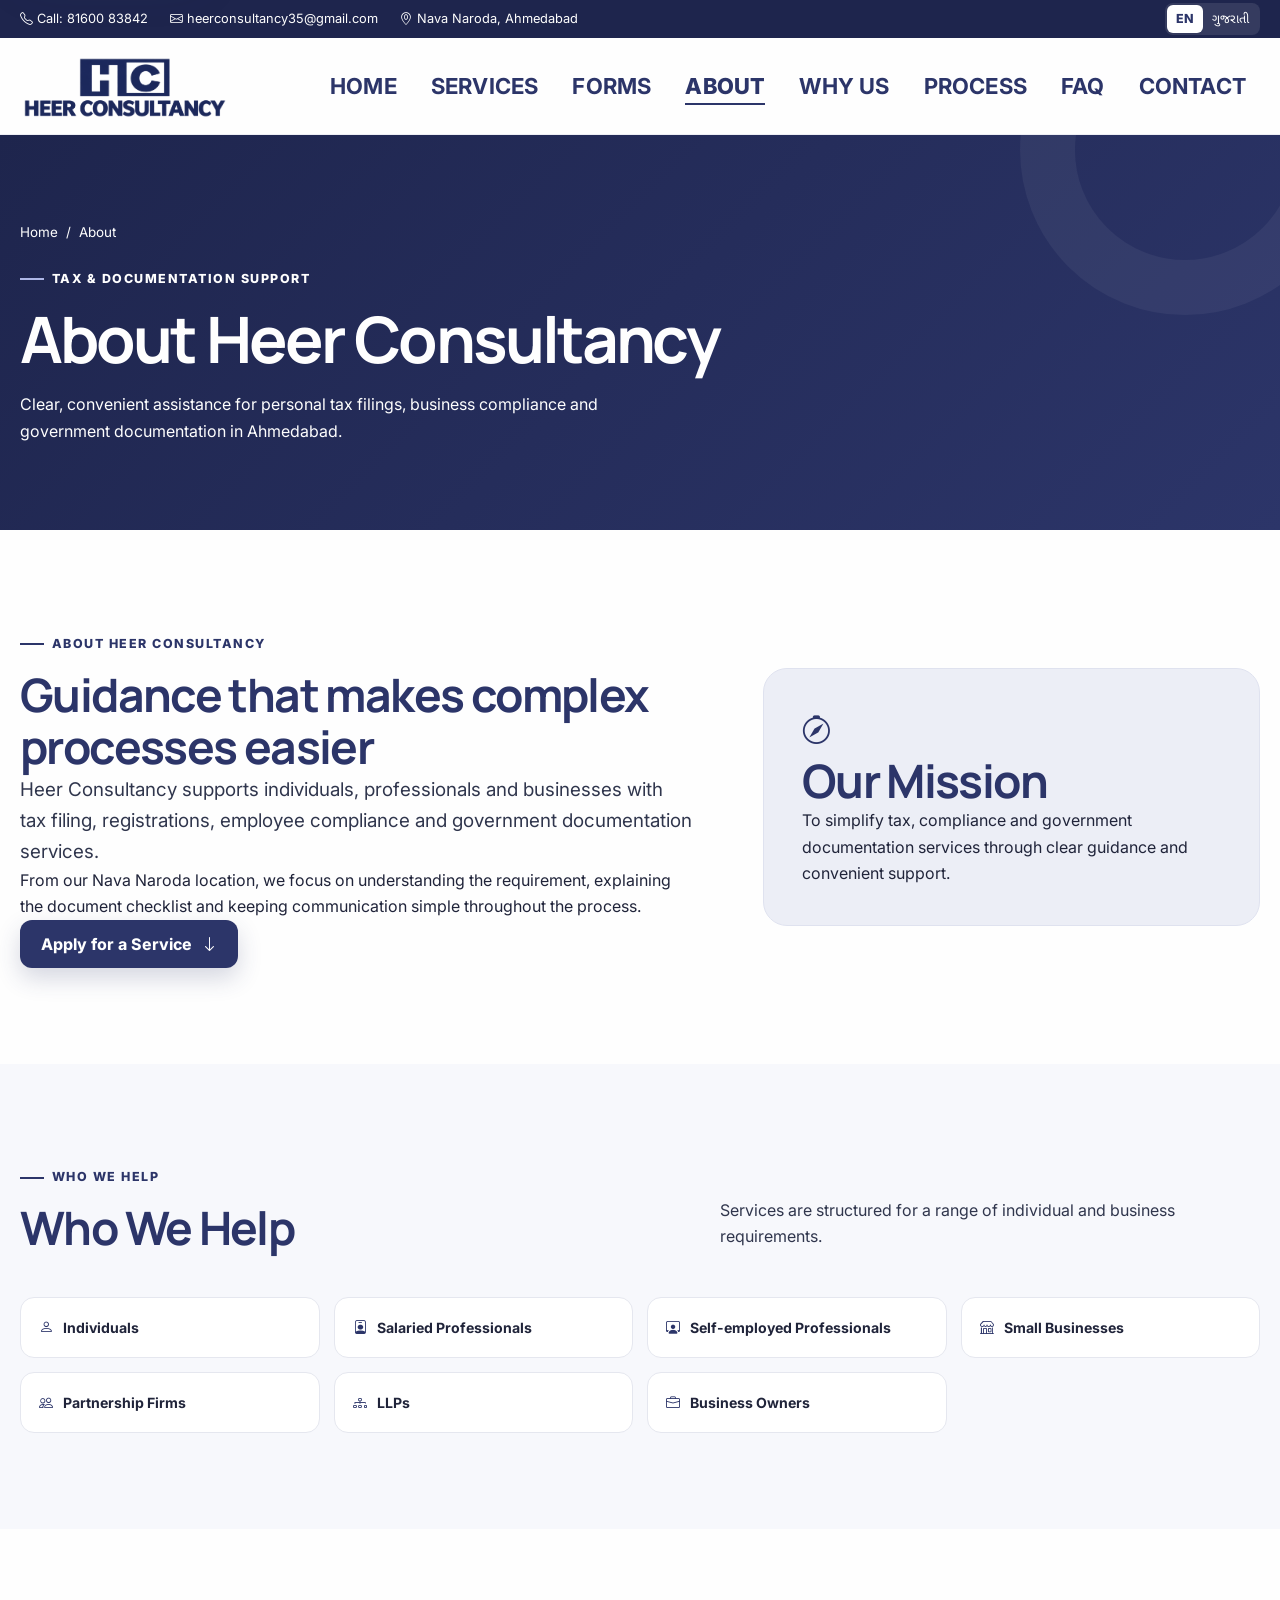
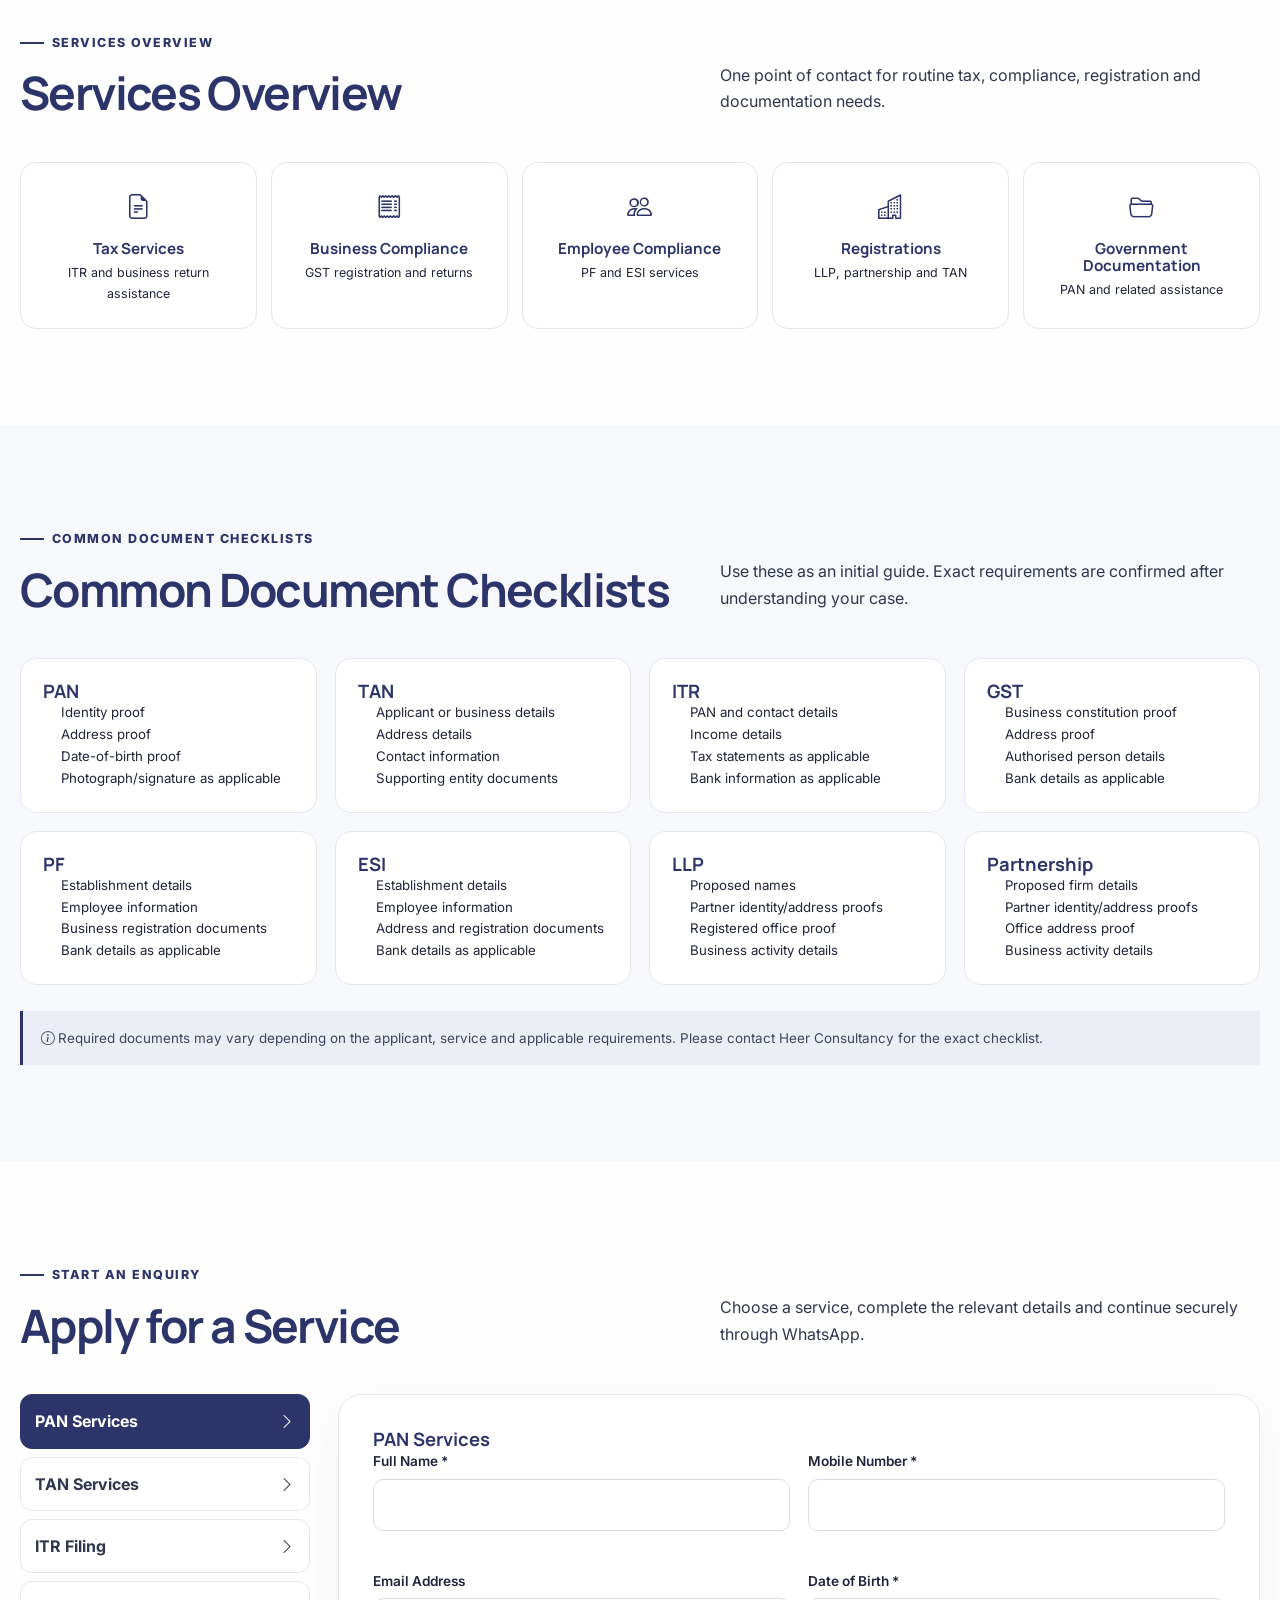
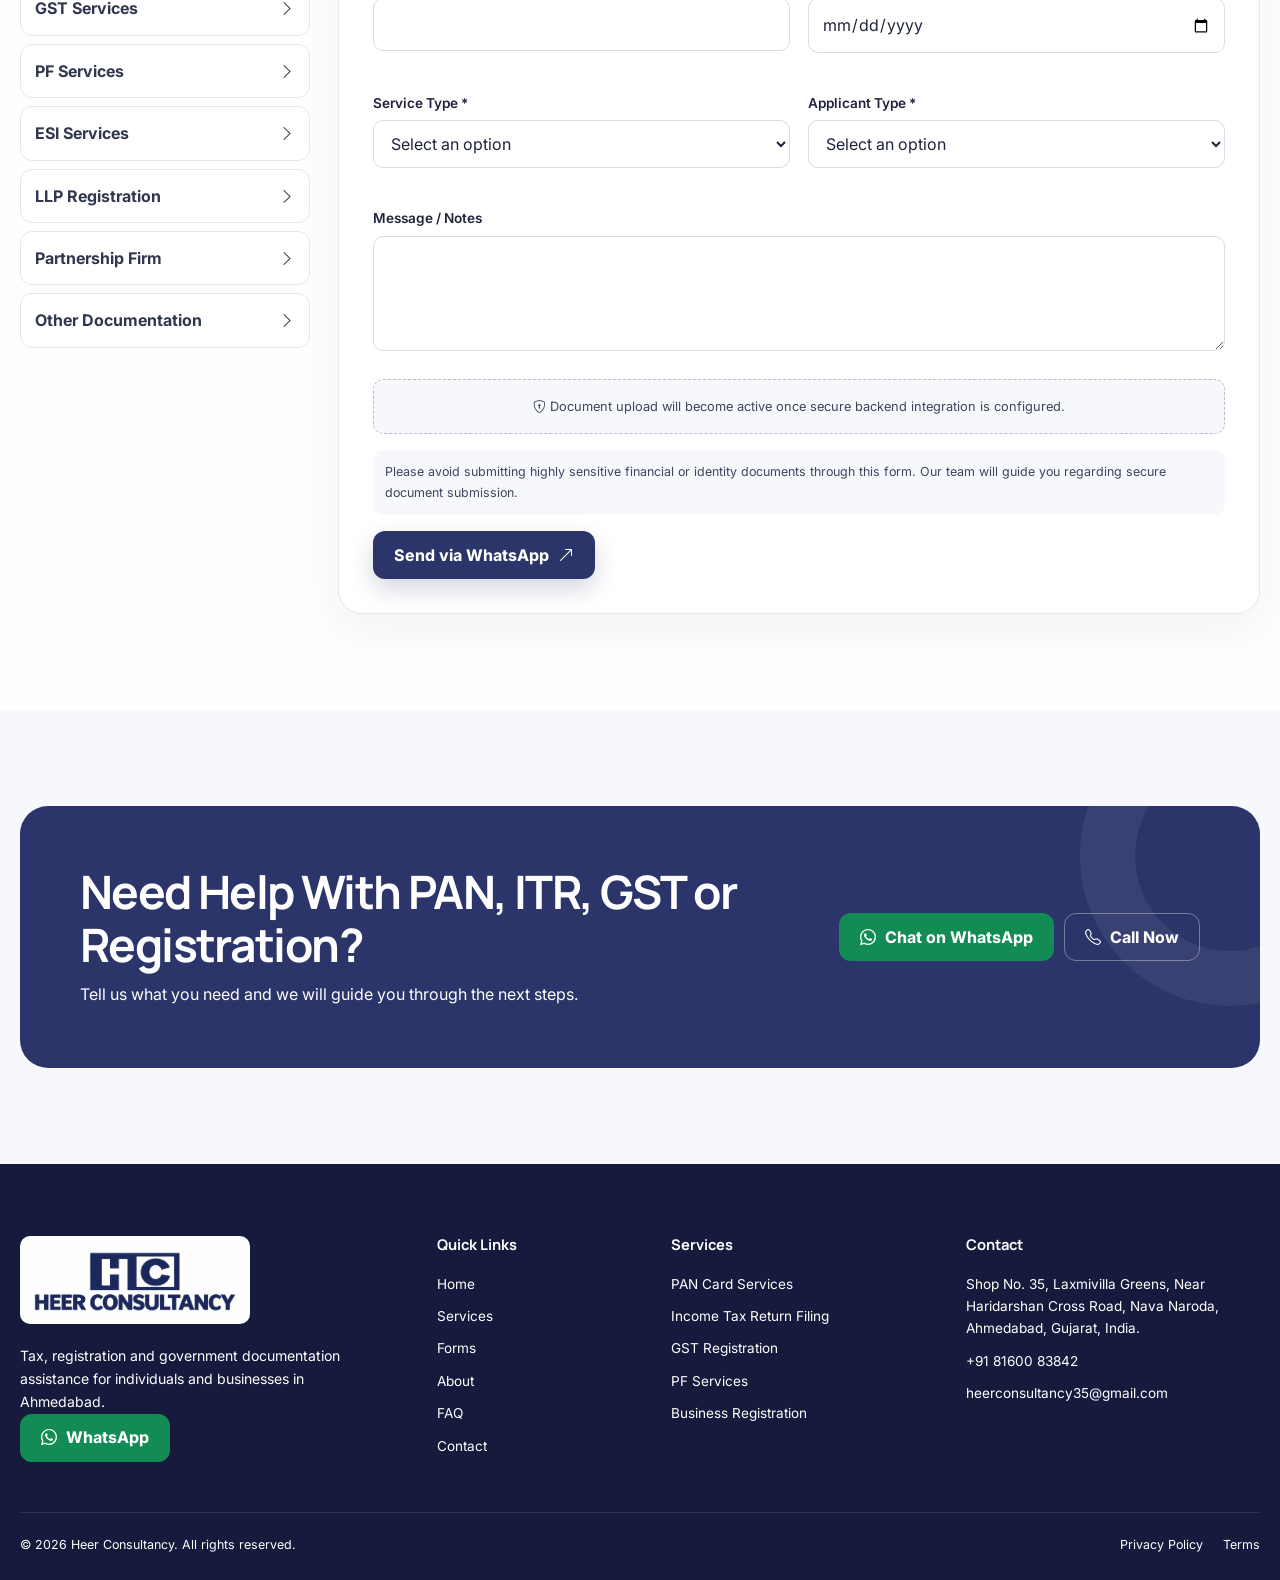
<file: about.html>
<!doctype html>
<html lang="en" class="preloader-pending">
<head>
  <script>(function(root){try{if(sessionStorage.getItem('heerPreloaderPlayed')==='true'){root.classList.remove('preloader-pending');root.classList.add('preloader-seen')}}catch(error){}})(document.documentElement);</script>
  <style>html.preloader-pending,html.preloader-pending body,html.preloader-exiting,html.preloader-exiting body{height:100%;overflow:hidden}html.preloader-pending body>:not([data-video-preloader]):not(script){visibility:hidden}html.preloader-seen [data-video-preloader]{display:none!important}</style>
  <meta charset="utf-8"><meta name="viewport" content="width=device-width,initial-scale=1">
  <title>About & Apply | Heer Consultancy Ahmedabad</title>
  <meta name="description" content="Learn about Heer Consultancy and enquire for PAN, TAN, ITR, GST, PF, ESI, LLP or partnership registration services in Nava Naroda, Ahmedabad.">
  <meta name="robots" content="index,follow"><meta name="theme-color" content="#2C3569"><link rel="canonical" href="https://www.example.com/about.html">
  <link rel="icon" href="assets/logo/heer-consultancy-logo-mark.png" type="image/png"><link rel="manifest" href="manifest.json"><link rel="preload" as="image" href="assets/logo/heer-consultancy-logo-mark.png" type="image/png">
  <meta property="og:type" content="website"><meta property="og:title" content="About Heer Consultancy"><meta property="og:description" content="Tax, compliance, registration and documentation support in Nava Naroda, Ahmedabad."><meta property="og:url" content="https://www.example.com/about.html"><meta property="og:image" content="https://www.example.com/assets/logo/heer-consultancy-logo-mark.png"><meta name="twitter:card" content="summary_large_image"><meta name="twitter:image" content="https://www.example.com/assets/logo/heer-consultancy-logo-mark.png">
  <link rel="preconnect" href="https://fonts.googleapis.com"><link rel="preconnect" href="https://fonts.gstatic.com" crossorigin><link href="https://fonts.googleapis.com/css2?family=Inter:wght@400;500;600;700;800&family=Manrope:wght@500;600;700;800&family=Noto+Sans+Gujarati:wght@400;500;600;700&display=swap" rel="stylesheet">
  <link rel="stylesheet" href="https://cdn.jsdelivr.net/npm/bootstrap-icons@1.11.3/font/bootstrap-icons.min.css"><link rel="stylesheet" href="https://cdn.jsdelivr.net/npm/aos@2.3.4/dist/aos.css"><link rel="stylesheet" href="css/tailwind.min.css"><link rel="stylesheet" href="css/style.css">
  <script type="application/ld+json">{"@context":"https://schema.org","@type":"BreadcrumbList","itemListElement":[{"@type":"ListItem","position":1,"name":"Home","item":"https://www.example.com/"},{"@type":"ListItem","position":2,"name":"About","item":"https://www.example.com/about.html"}]}</script>
</head>
<body>
  <div class="video-preloader" data-video-preloader aria-hidden="true"><video class="video-preloader__media" autoplay muted playsinline preload="auto"><source src="assets/video/heer-logo-preloader.mp4" type="video/mp4"></video></div><script src="js/preloader.js"></script>
  <a class="skip-link" href="#main">Skip to main content</a><div class="scroll-progress" aria-hidden="true"></div>
  <div class="topbar"><div class="container topbar-inner"><div class="topbar-links"><a href="tel:+918160083842"><i class="bi bi-telephone"></i> <span data-i18n="top.call">Call: 81600 83842</span></a><a href="mailto:heerconsultancy35@gmail.com"><i class="bi bi-envelope"></i> <span data-i18n="top.email">heerconsultancy35@gmail.com</span></a><span><i class="bi bi-geo-alt"></i> <span data-i18n="top.location">Nava Naroda, Ahmedabad</span></span></div><div class="lang-switch" aria-label="Language"><button class="lang-btn" data-lang="en">EN</button><button class="lang-btn" data-lang="gu">ગુજરાતી</button></div></div></div>
  <header class="navbar"><div class="container nav-inner"><a class="brand" href="index.html" aria-label="Heer Consultancy home"><img src="assets/logo/heer-consultancy-logo-mark.png" alt="Heer Consultancy" width="2139" height="735" decoding="async" fetchpriority="high"></a><nav aria-label="Primary navigation"><ul class="nav-links"><li><a class="nav-link" href="index.html#home" data-i18n="common.home">Home</a></li><li><a class="nav-link" href="index.html#services" data-i18n="common.services">Services</a></li><li><a class="nav-link" href="index.html#forms" data-i18n="common.forms">Forms</a></li><li><a class="nav-link active" href="about.html" data-i18n="common.about">About</a></li><li><a class="nav-link" href="index.html#why-us" data-i18n="common.why">Why Us</a></li><li><a class="nav-link" href="index.html#process" data-i18n="common.process">Process</a></li><li><a class="nav-link" href="index.html#faq" data-i18n="common.faq">FAQ</a></li><li><a class="nav-link" href="index.html#contact" data-i18n="common.contact">Contact</a></li></ul></nav><div class="nav-actions"><a class="btn btn-outline" href="tel:+918160083842"><i class="bi bi-telephone"></i><span data-i18n="common.call">Call Now</span></a><a class="btn btn-whatsapp" data-wa-message="Hello Heer Consultancy, I would like assistance with your services."><i class="bi bi-whatsapp"></i> WhatsApp</a></div><button class="mobile-toggle" aria-label="Open menu" aria-expanded="false"><i class="bi bi-list"></i></button></div></header>
  <aside class="mobile-panel" aria-hidden="true"><div class="mobile-panel-head"><img src="assets/logo/heer-consultancy-logo-mark.png" alt="Heer Consultancy" width="2139" height="735" decoding="async"><button class="mobile-close" aria-label="Close menu"><i class="bi bi-x-lg"></i></button></div><nav aria-label="Mobile navigation"><ul class="mobile-links"><li><a href="index.html#home" data-i18n="common.home">Home</a></li><li><a href="index.html#services" data-i18n="common.services">Services</a></li><li><a href="index.html#forms" data-i18n="common.forms">Forms</a></li><li><a href="about.html" data-i18n="common.about">About</a></li><li><a href="index.html#why-us" data-i18n="common.why">Why Us</a></li><li><a href="index.html#process" data-i18n="common.process">Process</a></li><li><a href="index.html#faq" data-i18n="common.faq">FAQ</a></li><li><a href="index.html#contact" data-i18n="common.contact">Contact</a></li></ul></nav><div class="mobile-actions"><div class="lang-switch"><button class="lang-btn" data-lang="en">EN</button><button class="lang-btn" data-lang="gu">ગુજરાતી</button></div><a class="btn btn-primary" href="tel:+918160083842" data-i18n="common.call">Call Now</a><a class="btn btn-whatsapp" data-wa-message="Hello Heer Consultancy, I would like assistance." data-i18n="common.whatsapp">Chat on WhatsApp</a></div></aside>
  <main id="main">
    <section class="inner-hero"><div class="container"><nav class="breadcrumb" aria-label="Breadcrumb"><a href="index.html" data-i18n="common.home">Home</a><span>/</span><span data-i18n="aboutPage.crumb">About</span></nav><span class="eyebrow" data-i18n="aboutPage.eyebrow">Tax & documentation support</span><h1 data-i18n="aboutPage.title">About Heer Consultancy</h1><p data-i18n="aboutPage.intro">Clear, convenient assistance for personal tax filings, business compliance and government documentation in Ahmedabad.</p></div></section>
    <section class="section"><div class="container mission-grid"><div data-aos="fade-right"><span class="eyebrow" data-i18n="aboutPage.title">About Heer Consultancy</span><h2 data-i18n="aboutPage.businessTitle">Guidance that makes complex processes easier</h2><p class="lead" data-i18n="aboutPage.businessP1">Heer Consultancy supports individuals, professionals and businesses with tax filing, registrations, employee compliance and government documentation services.</p><p data-i18n="aboutPage.businessP2">From our Nava Naroda location, we focus on understanding the requirement, explaining the document checklist and keeping communication simple throughout the process.</p><a class="btn btn-primary" href="#apply"><span data-i18n="aboutPage.applyTitle">Apply for a Service</span><i class="bi bi-arrow-down"></i></a></div><aside class="mission-box" data-aos="fade-left"><i class="bi bi-compass"></i><h2 data-i18n="aboutPage.mission">Our Mission</h2><p data-i18n="aboutPage.missionText">To simplify tax, compliance and government documentation services through clear guidance and convenient support.</p></aside></div></section>
    <section class="section section-soft"><div class="container"><div class="section-head"><div><span class="eyebrow" data-i18n="aboutPage.who">Who We Help</span><h2 data-i18n="aboutPage.who">Who We Help</h2></div><p data-i18n="aboutPage.whoText">Services are structured for a range of individual and business requirements.</p></div><div class="audience-grid"><div class="audience-card"><i class="bi bi-person"></i><span data-i18n="aboutPage.individuals">Individuals</span></div><div class="audience-card"><i class="bi bi-person-badge"></i><span data-i18n="aboutPage.salaried">Salaried Professionals</span></div><div class="audience-card"><i class="bi bi-person-workspace"></i><span data-i18n="aboutPage.self">Self-employed Professionals</span></div><div class="audience-card"><i class="bi bi-shop"></i><span data-i18n="aboutPage.small">Small Businesses</span></div><div class="audience-card"><i class="bi bi-people"></i><span data-i18n="aboutPage.firms">Partnership Firms</span></div><div class="audience-card"><i class="bi bi-diagram-3"></i><span data-i18n="aboutPage.llps">LLPs</span></div><div class="audience-card"><i class="bi bi-briefcase"></i><span data-i18n="aboutPage.owners">Business Owners</span></div></div></div></section>
    <section class="section"><div class="container"><div class="section-head"><div><span class="eyebrow" data-i18n="aboutPage.overview">Services Overview</span><h2 data-i18n="aboutPage.overview">Services Overview</h2></div><p data-i18n="aboutPage.overviewText">One point of contact for routine tax, compliance, registration and documentation needs.</p></div><div class="category-grid"><a class="category-card" href="#itr-form"><i class="bi bi-file-earmark-text"></i><h3 data-i18n="categories.tax">Tax Services</h3><p data-i18n="categories.taxText">ITR and business return assistance</p></a><a class="category-card" href="#gst-form"><i class="bi bi-receipt"></i><h3 data-i18n="categories.business">Business Compliance</h3><p data-i18n="categories.businessText">GST registration and returns</p></a><a class="category-card" href="#pf-form"><i class="bi bi-people"></i><h3 data-i18n="categories.employee">Employee Compliance</h3><p data-i18n="categories.employeeText">PF and ESI services</p></a><a class="category-card" href="#llp-form"><i class="bi bi-buildings"></i><h3 data-i18n="categories.reg">Registrations</h3><p data-i18n="categories.regText">LLP, partnership and TAN</p></a><a class="category-card" href="#pan-form"><i class="bi bi-folder2-open"></i><h3 data-i18n="categories.docs">Government Documentation</h3><p data-i18n="categories.docsText">PAN and related assistance</p></a></div></div></section>
    <section class="section section-soft"><div class="container"><div class="section-head"><div><span class="eyebrow" data-i18n="aboutPage.checkTitle">Common Document Checklists</span><h2 data-i18n="aboutPage.checkTitle">Common Document Checklists</h2></div><p data-i18n="aboutPage.checkIntro">Use these as an initial guide. Exact requirements are confirmed after understanding your case.</p></div><div class="checklist-grid" id="checklists"></div><div class="disclaimer"><i class="bi bi-info-circle"></i> <span data-i18n="aboutPage.checkDisclaimer">Required documents may vary depending on the applicant, service and applicable requirements.</span></div></div></section>
    <section class="section" id="apply"><div class="container"><div class="section-head"><div><span class="eyebrow" data-i18n="aboutPage.applyEyebrow">Start an enquiry</span><h2 data-i18n="aboutPage.applyTitle">Apply for a Service</h2></div><p data-i18n="aboutPage.applyIntro">Choose a service, complete the relevant details and continue securely through WhatsApp.</p></div><div class="application-shell"><div class="form-tabs" role="tablist" aria-label="Select a service"><button class="form-tab active" role="tab" aria-selected="true" data-form="pan"><span data-i18n="form.pan">PAN Services</span><i class="bi bi-chevron-right"></i></button><button class="form-tab" role="tab" aria-selected="false" data-form="tan"><span data-i18n="form.tan">TAN Services</span><i class="bi bi-chevron-right"></i></button><button class="form-tab" role="tab" aria-selected="false" data-form="itr"><span data-i18n="form.itr">ITR Filing</span><i class="bi bi-chevron-right"></i></button><button class="form-tab" role="tab" aria-selected="false" data-form="gst"><span data-i18n="form.gst">GST Services</span><i class="bi bi-chevron-right"></i></button><button class="form-tab" role="tab" aria-selected="false" data-form="pf"><span data-i18n="form.pf">PF Services</span><i class="bi bi-chevron-right"></i></button><button class="form-tab" role="tab" aria-selected="false" data-form="esi"><span data-i18n="form.esi">ESI Services</span><i class="bi bi-chevron-right"></i></button><button class="form-tab" role="tab" aria-selected="false" data-form="llp"><span data-i18n="form.llp">LLP Registration</span><i class="bi bi-chevron-right"></i></button><button class="form-tab" role="tab" aria-selected="false" data-form="partnership"><span data-i18n="form.partnership">Partnership Firm</span><i class="bi bi-chevron-right"></i></button><button class="form-tab" role="tab" aria-selected="false" data-form="other"><span data-i18n="form.other">Other Documentation</span><i class="bi bi-chevron-right"></i></button></div><div id="dynamic-forms"></div></div></div></section>
    <section class="section section-soft"><div class="container"><div class="cta-box"><div><h2 data-i18n="cta.title">Need Help With PAN, ITR, GST or Registration?</h2><p data-i18n="cta.text">Tell us what you need and we will guide you through the next steps.</p></div><div class="cta-actions"><a class="btn btn-whatsapp" data-wa-message="Hello Heer Consultancy, I would like help choosing a service."><i class="bi bi-whatsapp"></i><span data-i18n="common.whatsapp">Chat on WhatsApp</span></a><a class="btn btn-outline" href="tel:+918160083842"><i class="bi bi-telephone"></i><span data-i18n="common.call">Call Now</span></a></div></div></div></section>
  </main>
  <footer class="footer"><div class="container"><div class="footer-grid"><div><img class="footer-logo" src="assets/logo/heer-consultancy-logo-mark.png" alt="Heer Consultancy" width="2139" height="735" loading="lazy" decoding="async"><p class="footer-about" data-i18n="footer.desc">Tax, registration and government documentation assistance for individuals and businesses in Ahmedabad.</p><a class="btn btn-whatsapp" data-wa-message="Hello Heer Consultancy, I would like to enquire about your services."><i class="bi bi-whatsapp"></i> WhatsApp</a></div><div><h3 data-i18n="footer.quick">Quick Links</h3><ul><li><a href="index.html" data-i18n="common.home">Home</a></li><li><a href="index.html#services" data-i18n="common.services">Services</a></li><li><a href="index.html#forms" data-i18n="common.forms">Forms</a></li><li><a href="about.html" data-i18n="common.about">About</a></li><li><a href="index.html#faq" data-i18n="common.faq">FAQ</a></li><li><a href="index.html#contact" data-i18n="common.contact">Contact</a></li></ul></div><div><h3 data-i18n="footer.services">Services</h3><ul><li>PAN</li><li>ITR Filing</li><li>GST</li><li>PF / ESI</li><li>Business Registration</li></ul></div><div><h3 data-i18n="footer.contact">Contact</h3><ul><li>Shop No. 35, Laxmivilla Greens, Nava Naroda, Ahmedabad</li><li><a href="tel:+918160083842">+91 81600 83842</a></li><li><a href="mailto:heerconsultancy35@gmail.com">heerconsultancy35@gmail.com</a></li></ul></div></div><div class="footer-bottom"><span>© <span id="year"></span> <span data-i18n="footer.rights">Heer Consultancy. All rights reserved.</span></span><div class="footer-legal"><a href="#" data-modal="privacy-modal" data-i18n="common.privacy">Privacy Policy</a><a href="#" data-modal="terms-modal" data-i18n="common.terms">Terms</a></div></div></div></footer>
  <div class="floating-actions"><button class="float-action back-top" aria-label="Back to top"><i class="bi bi-arrow-up"></i></button><a class="float-action call" href="tel:+918160083842" aria-label="Call Heer Consultancy"><i class="bi bi-telephone"></i></a><a class="float-action whatsapp" data-wa-message="Hello Heer Consultancy, I would like assistance." aria-label="WhatsApp Heer Consultancy"><i class="bi bi-whatsapp"></i></a></div><div class="mobile-bottom"><a class="btn btn-primary" href="tel:+918160083842"><i class="bi bi-telephone"></i><span data-i18n="common.call">Call Now</span></a><a class="btn btn-whatsapp" data-wa-message="Hello Heer Consultancy, I would like assistance."><i class="bi bi-whatsapp"></i> WhatsApp</a></div>
  <div class="privacy-modal" id="privacy-modal" role="dialog" aria-modal="true" aria-labelledby="privacy-title"><div class="modal-card"><button class="modal-close" aria-label="Close"><i class="bi bi-x-lg"></i></button><h2 id="privacy-title" data-i18n="common.privacy">Privacy Policy</h2><p data-i18n="footer.privacyText">We use enquiry details only to respond to your request.</p></div></div><div class="privacy-modal" id="terms-modal" role="dialog" aria-modal="true" aria-labelledby="terms-title"><div class="modal-card"><button class="modal-close" aria-label="Close"><i class="bi bi-x-lg"></i></button><h2 id="terms-title" data-i18n="common.terms">Terms</h2><p data-i18n="footer.termsText">Website information is general service guidance.</p></div></div>
  <script src="https://cdn.jsdelivr.net/npm/aos@2.3.4/dist/aos.js"></script><script src="js/translations.js"></script><script src="js/main.js"></script><script src="js/forms.js"></script>
  <script>(function(){function render(){const h=document.getElementById('checklists');if(!h)return;const keys=['pan','tan','itr','gst','pf','esi','llp','partnership'];h.innerHTML=keys.map(k=>'<article class="checklist-card"><h3>'+HeerI18n.t('checklist.'+k)+'</h3><ul>'+HeerI18n.t('checklist.'+k+'Items').split('|').map(x=>'<li>'+x+'</li>').join('')+'</ul></article>').join('')}document.addEventListener('DOMContentLoaded',render);document.addEventListener('languagechange',render)})();</script>
</body></html>
</file>
<file: css/style.css>
:root{--primary:#2c3569;--primary-dark:#1e254d;--primary-light:#525d91;--text-dark:#20243a;--text-secondary:#30364d;--text-small:#3e455c;--background:#fefefe;--soft:#eceef6;--bg:var(--background);--light:#f7f8fc;--text:var(--text-dark);--muted:var(--text-secondary);--border:#e5e7ef;--success:#1c8c52;--whatsapp:#128c54;--shadow:0 18px 50px rgba(44,53,105,.1);--radius:20px;--header:80px}
*{box-sizing:border-box}html{scroll-behavior:smooth;scroll-padding-top:96px}body{margin:0;color:var(--text-dark);background:var(--background);font-family:Inter,"Noto Sans Gujarati",sans-serif;line-height:1.65;overflow-x:hidden}body.menu-open{overflow:hidden}a{color:inherit;text-decoration:none}img,svg{max-width:100%;display:block}button,input,select,textarea{font:inherit}button{cursor:pointer}.container{width:min(1240px,calc(100% - 40px));margin-inline:auto}.section{padding:96px 0}.section-soft{background:var(--light)}.eyebrow{display:inline-flex;align-items:center;gap:8px;color:var(--primary);font-size:.78rem;font-weight:800;letter-spacing:.12em;text-transform:uppercase;margin-bottom:14px}.eyebrow:before{content:"";width:24px;height:2px;background:var(--primary)}h1,h2,h3,h4,h5,h6,p{margin-top:0}p{color:var(--text-dark)}h1,h2,h3,h4,h5,h6{font-family:Manrope,"Noto Sans Gujarati",sans-serif;line-height:1.14;color:var(--primary)}h1{font-size:clamp(2.5rem,5.2vw,4.7rem);letter-spacing:-.045em}h2{font-size:clamp(2rem,3.6vw,3.25rem);letter-spacing:-.035em}h3{font-size:1.15rem}.lead{font-size:clamp(1rem,1.6vw,1.18rem);color:var(--muted);max-width:680px}.section-head{display:flex;justify-content:space-between;align-items:end;gap:32px;margin-bottom:42px}.section-head p{max-width:540px;margin-bottom:5px;color:var(--muted)}.btn{display:inline-flex;align-items:center;justify-content:center;gap:9px;min-height:48px;padding:0 20px;border-radius:12px;border:1px solid transparent;font-weight:750;transition:.25s ease}.btn i{transition:transform .25s ease}.btn:hover i{transform:translateX(3px)}.btn-primary{background:var(--primary);color:#fff;box-shadow:0 10px 24px rgba(44,53,105,.2)}.btn-primary:hover{background:var(--primary-dark);transform:translateY(-2px)}.btn-outline{border-color:var(--border);background:#fff;color:var(--primary)}.btn-outline:hover{border-color:var(--primary);transform:translateY(-2px)}.btn-whatsapp{background:var(--whatsapp);color:#fff}.btn-whatsapp:hover{background:#0d7545;transform:translateY(-2px)}.skip-link{position:fixed;left:20px;top:-80px;z-index:9999;background:#fff;color:var(--primary);padding:10px 16px;border-radius:8px;box-shadow:var(--shadow)}.skip-link:focus{top:20px}.scroll-progress{position:fixed;left:0;top:0;height:3px;width:0;background:linear-gradient(90deg,var(--primary),#8991bc);z-index:10000}.topbar{background:var(--primary-dark);color:#fefefe;font-size:.8rem}.topbar-inner{min-height:38px;display:flex;justify-content:space-between;align-items:center;gap:20px}.topbar-links,.topbar-actions{display:flex;align-items:center;gap:22px}.topbar a:hover{color:#fefefe}.lang-switch{display:inline-flex;align-items:center;background:rgba(255,255,255,.1);border-radius:8px;padding:2px;border:0;color:inherit}.lang-btn{border:0;background:transparent;color:inherit;border-radius:6px;padding:4px 9px;font-size:.78rem}.lang-btn.active{background:#fff;color:var(--primary);font-weight:800}.navbar{position:sticky;top:0;z-index:1000;background:rgba(254,254,254,.9);backdrop-filter:blur(16px);border-bottom:1px solid rgba(229,231,239,.7);transition:.25s}.navbar.scrolled{box-shadow:0 8px 30px rgba(23,26,46,.08)}.nav-inner{height:82px;display:flex;align-items:center;justify-content:space-between;transition:.25s}.navbar.scrolled .nav-inner{height:70px}.brand img{width:212px}.nav-links{display:flex;align-items:center;gap:6px;list-style:none;margin:0;padding:0}.nav-link{position:relative;display:inline-flex;align-items:center;min-height:46px;padding:11px 14px;border-radius:10px;color:#2c3569;font-size:22px;font-weight:700;line-height:1.2;letter-spacing:.2px;text-transform:uppercase;white-space:nowrap;transition:background-color .25s ease,color .25s ease}.nav-link:after{content:"";position:absolute;right:14px;bottom:5px;left:14px;height:2px;background:var(--primary);transform:scaleX(0);transform-origin:center;transition:transform .25s ease}.nav-link.active{color:#2c3569;font-weight:800}.nav-link:hover,.nav-link:focus-visible{background-color:#2C3569;color:#FEFEFE}.nav-link:focus-visible{outline:2px solid rgba(44,53,105,.25);outline-offset:3px}.nav-link.active:after{transform:scaleX(1)}.nav-link:hover:after,.nav-link:focus-visible:after{transform:scaleX(0)}.nav-actions{display:flex;gap:10px;align-items:center}.nav-actions .btn{min-height:42px;padding:0 14px;font-size:.86rem}.mobile-toggle{display:none;border:1px solid var(--border);background:#fff;border-radius:10px;width:44px;height:44px;color:var(--primary);font-size:1.35rem}.mobile-panel{display:none}.hero{position:relative;min-height:730px;display:flex;align-items:center;overflow:hidden;background:#2C3569;color:#FEFEFE}.hero:before,.hero:after{content:"";position:absolute;border-radius:50%;filter:blur(1px);pointer-events:none}.hero:before{width:440px;height:440px;right:-150px;top:-170px;background:rgba(255,255,255,.07)}.hero:after{width:300px;height:300px;left:-190px;bottom:-120px;border:52px solid rgba(255,255,255,.06)}.hero-grid{display:grid;grid-template-columns:1.05fr .95fr;gap:70px;align-items:center;position:relative}.hero-copy h1{margin-bottom:24px;color:#FEFEFE;font-size:clamp(72px,5.4vw,80px);font-weight:800;line-height:1.07}.hero-copy .lead{max-width:680px;margin-bottom:30px;color:#FEFEFE;font-size:21px;line-height:1.7}.hero-buttons{display:flex;flex-wrap:wrap;gap:12px}.hero-copy .btn-primary{background:#FEFEFE;color:#2C3569;box-shadow:0 10px 24px rgba(15,20,55,.2)}.hero-copy .btn-primary:hover{background:#fff;color:#2C3569}.hero-copy .btn-outline{border-color:rgba(254,254,254,.65);background:transparent;color:#FEFEFE}.hero-copy .btn-outline:hover{border-color:#FEFEFE;background:#FEFEFE;color:#2C3569}.hero-note{display:flex;align-items:center;gap:10px;margin-top:28px;color:#FEFEFE;font-size:.9rem}.hero-note i{color:#FEFEFE}.hero-visual{position:relative;min-height:530px;display:grid;place-items:center}.dashboard{width:min(100%,480px);background:#fff;color:var(--text-dark);border:1px solid var(--border);border-radius:28px;box-shadow:0 30px 80px rgba(44,53,105,.18);padding:22px;transform:rotate(1deg);position:relative}.dash-top{display:flex;align-items:center;justify-content:space-between;border-bottom:1px solid var(--border);padding-bottom:16px}.dash-logo{width:145px}.status-pill{padding:6px 10px;background:#edf8f1;color:#227a4a;border-radius:99px;font-size:.7rem;font-weight:800}.doc-area{display:grid;grid-template-columns:1.2fr .8fr;gap:14px;margin-top:18px}.doc-main,.doc-side{border:1px solid var(--border);border-radius:16px;padding:16px}.doc-main h3{margin-bottom:16px}.doc-row{height:9px;border-radius:99px;background:var(--soft);margin:10px 0}.doc-row:nth-child(2){width:82%}.doc-row:nth-child(3){width:64%}.doc-row:nth-child(4){width:74%}.chart{height:116px;display:flex;align-items:flex-end;gap:8px;border-bottom:1px solid var(--border)}.chart span{flex:1;background:var(--primary);opacity:.15;border-radius:6px 6px 0 0}.chart span:nth-child(2){height:75%;opacity:.35}.chart span:nth-child(3){height:52%;opacity:.5}.chart span:nth-child(4){height:92%;opacity:.85}.check-list{margin:18px 0 0;padding:0;list-style:none;display:grid;gap:12px;font-size:.8rem}.check-list i{color:var(--success);margin-right:8px}.float-card{position:absolute;background:#fff;color:var(--text-dark);border:1px solid var(--border);box-shadow:0 16px 40px rgba(44,53,105,.14);border-radius:14px;padding:11px 15px;display:flex;align-items:center;gap:10px;font-size:.8rem;font-weight:750;animation:float 5s ease-in-out infinite}.float-card i{width:32px;height:32px;display:grid;place-items:center;background:var(--soft);color:var(--primary);border-radius:9px;font-size:1rem}.fc-1{left:-10px;top:90px}.fc-2{right:-20px;top:160px;animation-delay:-1s}.fc-3{left:15px;bottom:70px;animation-delay:-2s}.trust-strip{position:relative;margin-top:-28px;z-index:3}.trust-grid{display:grid;grid-template-columns:repeat(5,1fr);background:#fff;border:1px solid var(--border);box-shadow:var(--shadow);border-radius:18px;overflow:hidden}.trust-item{display:flex;align-items:center;justify-content:center;gap:10px;min-height:80px;padding:15px;border-right:1px solid var(--border);color:#20243A;font-size:19px;font-weight:700;text-align:center}.trust-item:last-child{border:0}.trust-item i{color:var(--primary);font-size:24px}.service-toolbar{display:flex;flex-wrap:wrap;gap:8px;margin-bottom:30px}.filter-btn{border:1px solid var(--border);background:#fff;color:var(--muted);border-radius:99px;padding:9px 16px;font-weight:700;font-size:.86rem}.filter-btn.active,.filter-btn:hover{background:var(--primary);border-color:var(--primary);color:#fff}.service-grid{display:grid;grid-template-columns:repeat(3,1fr);align-items:stretch;gap:20px}.service-card{position:relative;display:flex;height:100%;flex-direction:column;overflow:hidden;padding:30px;border:1px solid var(--border);border-radius:var(--radius);background:#fff;transition:.3s}.service-card:before{content:"";position:absolute;left:0;top:0;width:100%;height:3px;background:var(--primary);transform:scaleX(0);transform-origin:left;transition:.3s}.service-card:hover{transform:translateY(-6px);box-shadow:var(--shadow);border-color:#ccd0e3}.service-card:hover:before{transform:scaleX(1)}.service-icon,.feature-icon{width:48px;height:48px;display:grid;place-items:center;background:var(--soft);color:var(--primary);border-radius:13px;font-size:1.25rem;margin-bottom:20px;transition:.25s}.service-icon{width:60px;height:60px;border-radius:15px;font-size:28px}.service-card:hover .service-icon{transform:translateY(-3px) rotate(-3deg)}.service-card h3{color:#2C3569;font-size:25px;font-weight:800;line-height:1.3}.service-card p{min-height:86px;color:#20243A;font-size:18px;line-height:1.6}.service-list{padding:0;margin:0 0 22px;list-style:none;color:#20243A;font-size:17px;font-weight:500;line-height:1.75}.service-list li:before{content:"•";color:var(--primary);margin-right:7px}.card-actions{display:flex;align-items:center;justify-content:space-between;gap:10px;margin-top:auto}.text-link{color:var(--primary);font-size:17px;font-weight:700}.text-link:hover{text-decoration:underline}.btn-small{min-height:44px;padding:12px 18px;font-size:16px;font-weight:700}.about-grid{display:grid;grid-template-columns:.85fr 1.15fr;gap:80px;align-items:center}.about-art{min-height:450px;border-radius:28px;background:var(--primary);padding:38px;position:relative;overflow:hidden;color:#fefefe}.about-art:before{content:"";position:absolute;width:300px;height:300px;border:45px solid rgba(255,255,255,.08);border-radius:50%;right:-120px;bottom:-100px}.about-art .mini-label{color:#fefefe;opacity:1;text-transform:uppercase;font-weight:750;letter-spacing:.1em;font-size:.72rem}.about-art blockquote{font-family:Manrope,"Noto Sans Gujarati",sans-serif;font-size:clamp(1.55rem,3vw,2.35rem);font-weight:650;line-height:1.35;margin:80px 0 0;position:relative}.about-art .location{position:absolute;bottom:34px;left:38px;display:flex;align-items:center;gap:9px;font-size:.88rem}.about-copy p{color:var(--text-dark)}.tick-grid{display:grid;grid-template-columns:1fr 1fr;gap:12px;margin:26px 0}.tick{display:flex;align-items:center;gap:10px;font-size:.9rem;font-weight:650}.tick i{color:var(--success)}.feature-grid{display:grid;grid-template-columns:repeat(3,1fr);gap:20px}.feature-card{padding:24px;border:1px solid var(--border);border-radius:18px;background:#fff}.feature-card p{color:var(--text-dark);font-size:.88rem;margin:0}.process-grid{display:grid;grid-template-columns:repeat(4,1fr);position:relative;gap:24px}.process-grid:before{content:"";position:absolute;left:10%;right:10%;top:35px;height:1px;background:#cdd1e3}.process-card{position:relative}.process-number{width:70px;height:70px;display:grid;place-items:center;border-radius:50%;background:#fff;border:1px solid var(--border);color:var(--primary);font-weight:850;font-family:Manrope,sans-serif;font-size:1.05rem;position:relative;z-index:1;margin-bottom:20px;box-shadow:0 8px 22px rgba(44,53,105,.08)}.process-card p{color:var(--text-dark);font-size:.88rem}.category-grid{display:grid;grid-template-columns:repeat(5,1fr);gap:14px}.category-card{padding:24px 18px;border-radius:16px;background:#fff;border:1px solid var(--border);text-align:center}.category-card i{font-size:1.55rem;color:var(--primary)}.category-card h3{font-size:.95rem;margin:12px 0 6px}.category-card p{font-size:.78rem;color:var(--text-dark);margin:0}.cta-box{background:var(--primary);border-radius:28px;padding:60px;color:#fefefe;display:flex;align-items:center;justify-content:space-between;gap:50px;position:relative;overflow:hidden}.cta-box:after{content:"";position:absolute;width:300px;height:300px;border:55px solid rgba(255,255,255,.06);border-radius:50%;right:-120px;top:-100px}.cta-box h2{max-width:700px;margin-bottom:10px;color:#fefefe}.cta-box p{color:#fefefe;margin:0}.cta-actions{display:flex;gap:10px;position:relative;z-index:1;flex-shrink:0}.cta-box .btn-outline{background:transparent;border-color:rgba(255,255,255,.35);color:#fefefe}.faq-layout{display:grid;grid-template-columns:.75fr 1.25fr;gap:75px}.faq-side{position:sticky;top:110px;align-self:start}.faq-side p{color:var(--muted)}.accordion{border-top:1px solid var(--border)}.faq-item{border-bottom:1px solid var(--border)}.faq-question{width:100%;display:flex;align-items:center;justify-content:space-between;text-align:left;border:0;background:transparent;padding:22px 4px;color:var(--primary);font-weight:700}.faq-question i{transition:.25s;color:var(--primary)}.faq-question[aria-expanded="true"] i{transform:rotate(45deg)}.faq-answer{display:grid;grid-template-rows:0fr;transition:grid-template-rows .3s ease}.faq-answer>div{overflow:hidden}.faq-answer p{color:var(--text-dark);margin:0;padding:0 30px 22px 4px}.faq-item.open .faq-answer{grid-template-rows:1fr}.contact-grid{display:grid;grid-template-columns:.82fr 1.18fr;gap:52px}.contact-card{background:var(--primary-dark);color:#fefefe;border-radius:24px;padding:34px}.contact-card h3{color:#fefefe}.contact-card>p{color:#fefefe}.contact-list{list-style:none;padding:0;margin:32px 0;display:grid;gap:20px}.contact-list li{display:flex;gap:14px}.contact-list i{width:38px;height:38px;display:grid;place-items:center;background:rgba(255,255,255,.1);border-radius:10px;flex:none}.contact-list span{display:block;color:#fefefe;font-size:.76rem}.contact-list a,.contact-list address{font-style:normal;font-size:.9rem;margin-top:2px}.form-card{border:1px solid var(--border);border-radius:24px;padding:34px;background:#fff;box-shadow:0 14px 45px rgba(44,53,105,.06)}.form-grid{display:grid;grid-template-columns:1fr 1fr;gap:18px}.field.full{grid-column:1/-1}.field label{display:block;color:var(--text-dark);font-weight:600;font-size:.85rem;margin-bottom:6px}.field input,.field select,.field textarea{width:100%;border:1px solid #d9dce7;border-radius:10px;padding:12px 13px;background:#fff;color:var(--text-dark);outline:0;transition:.2s}.field input::placeholder,.field textarea::placeholder{color:#667085;opacity:1}.field textarea{min-height:115px;resize:vertical}.field input:focus,.field select:focus,.field textarea:focus{border-color:var(--primary);box-shadow:0 0 0 3px rgba(44,53,105,.1)}.field [aria-invalid="true"]{border-color:#b42318}.error{display:block;min-height:18px;color:#b42318;font-size:.75rem;margin-top:3px}.form-note{background:var(--light);border-radius:10px;padding:12px;color:var(--text-small);font-size:.78rem;margin:16px 0}.success-message{display:none;color:var(--success);background:#edf8f1;border:1px solid #cce8d7;border-radius:10px;padding:12px;margin-bottom:14px}.success-message.show{display:block}.map-wrap{border-radius:22px;overflow:hidden;border:1px solid var(--border);min-height:390px}.map-wrap iframe{width:100%;height:390px;border:0;display:block}.gbp-bar{display:flex;align-items:center;justify-content:space-between;gap:20px;padding:24px;background:var(--soft);border-radius:16px;margin-top:20px}.footer{background:#161b3d;color:#fefefe;padding:72px 0 25px}.footer-grid{display:grid;grid-template-columns:1.5fr .75fr 1fr 1.2fr;gap:50px}.footer-logo{display:block}.footer-about{color:#fefefe;font-size:.88rem;margin-top:20px;max-width:360px}.footer h3{color:#fefefe;font-size:.92rem;margin-bottom:20px}.footer ul{list-style:none;padding:0;margin:0;display:grid;gap:10px;color:#fefefe;font-size:.85rem}.footer a:hover{color:#fefefe}.footer-bottom{border-top:1px solid rgba(255,255,255,.1);margin-top:50px;padding-top:22px;display:flex;justify-content:space-between;color:#fefefe;font-size:.78rem}.footer-legal{display:flex;gap:20px}.floating-actions{position:fixed;right:22px;bottom:22px;z-index:900;display:grid;gap:10px}.float-action{width:50px;height:50px;display:grid;place-items:center;border-radius:50%;color:#fff;box-shadow:0 10px 25px rgba(0,0,0,.18);font-size:1.15rem}.float-action.whatsapp{background:var(--whatsapp)}.float-action.call{background:var(--primary)}.back-top{border:0;background:#fff;color:var(--primary);border:1px solid var(--border);opacity:0;visibility:hidden;transform:translateY(8px);transition:.2s}.back-top.show{opacity:1;visibility:visible;transform:none}.mobile-bottom{display:none}.inner-hero{padding:86px 0;background:linear-gradient(135deg,var(--primary-dark),var(--primary));color:#fefefe;position:relative;overflow:hidden}.inner-hero:after{content:"";position:absolute;width:330px;height:330px;border:55px solid rgba(255,255,255,.05);border-radius:50%;right:-70px;top:-150px}.breadcrumb{display:flex;gap:8px;color:#fefefe;font-size:.84rem;margin-bottom:18px}.breadcrumb a{color:#fefefe}.inner-hero h1{font-size:clamp(2.5rem,5vw,4.3rem);margin-bottom:15px;color:#fefefe}.inner-hero p{color:#fefefe;max-width:650px}.mission-grid{display:grid;grid-template-columns:1.15fr .85fr;gap:70px;align-items:center}.mission-box{padding:38px;border-radius:24px;background:var(--soft);border:1px solid #dfe2ef}.mission-box i{font-size:1.8rem;color:var(--primary)}.audience-grid{display:grid;grid-template-columns:repeat(4,1fr);gap:14px;margin-top:32px}.audience-card{border:1px solid var(--border);border-radius:14px;padding:18px;background:#fff;display:flex;align-items:center;gap:10px;font-size:.88rem;font-weight:700}.audience-card i{color:var(--primary)}.checklist-grid{display:grid;grid-template-columns:repeat(4,1fr);gap:18px}.checklist-card{border:1px solid var(--border);border-radius:16px;padding:22px;background:#fff}.checklist-card ul{padding-left:18px;color:var(--text-dark);font-size:.83rem;margin-bottom:0}.disclaimer{border-left:3px solid var(--primary);background:var(--soft);padding:16px 18px;margin-top:26px;color:var(--text-small);font-size:.84rem}.application-shell{display:grid;grid-template-columns:290px 1fr;gap:28px;align-items:start}.form-tabs{display:grid;gap:8px;position:sticky;top:100px}.form-tab{border:1px solid var(--border);background:#fff;border-radius:12px;padding:13px 14px;text-align:left;font-weight:700;color:var(--text-secondary);display:flex;justify-content:space-between}.form-tab.active{background:var(--primary);color:#fff;border-color:var(--primary)}.form-panel{display:none}.form-panel.active{display:block}.checkbox-group{display:grid;grid-template-columns:repeat(2,1fr);gap:8px}.checkbox-label{display:flex;align-items:center;gap:8px;border:1px solid var(--border);padding:9px 10px;border-radius:9px;font-size:.82rem}.upload-placeholder{border:1px dashed #b6bbd0;border-radius:10px;padding:16px;text-align:center;color:var(--text-small);font-size:.8rem;background:var(--light)}.privacy-modal{position:fixed;inset:0;background:rgba(15,18,38,.65);z-index:3000;display:none;place-items:center;padding:20px}.privacy-modal.open{display:grid}.modal-card{background:#fff;border-radius:20px;padding:28px;max-width:600px;width:100%;max-height:80vh;overflow:auto;position:relative}.modal-close{position:absolute;right:18px;top:16px;border:0;background:var(--soft);width:36px;height:36px;border-radius:50%}
@keyframes float{0%,100%{transform:translateY(0)}50%{transform:translateY(-7px)}}
@media(max-width:1050px){.nav-links,.nav-actions{display:none}.mobile-toggle{display:grid;place-items:center}.mobile-panel{display:block;position:fixed;right:0;top:0;width:min(86vw,380px);height:100dvh;background:#fff;z-index:1100;padding:25px;box-shadow:-20px 0 50px rgba(23,26,46,.2);clip-path:inset(0 0 0 100%);visibility:hidden;pointer-events:none;transition:clip-path .3s ease,visibility .3s}.mobile-panel.open{clip-path:inset(0);visibility:visible;pointer-events:auto}.mobile-panel-head{display:flex;align-items:center;justify-content:space-between}.mobile-panel-head img{width:180px}.mobile-close{width:42px;height:42px;border:1px solid var(--border);background:#fff;border-radius:10px}.mobile-links{list-style:none;padding:28px 0;margin:0;display:grid}.mobile-links a{display:block;margin:2px 0;padding:13px 14px;border-bottom:1px solid var(--border);border-radius:10px;font-weight:700}.mobile-actions{display:grid;gap:10px}.hero-grid{gap:35px}.hero-copy h1{font-size:clamp(54px,6vw,60px)}.float-card{display:none}.service-grid{grid-template-columns:repeat(2,1fr)}.feature-grid{grid-template-columns:repeat(2,1fr)}.category-grid{grid-template-columns:repeat(3,1fr)}.footer-grid{grid-template-columns:1.4fr 1fr 1fr}.footer-grid>div:nth-child(3){display:none}.checklist-grid{grid-template-columns:repeat(2,1fr)}.audience-grid{grid-template-columns:repeat(3,1fr)}}
@media(max-width:767px){.container{width:min(100% - 28px,1240px)}.section{padding:68px 0}.topbar{display:none}.nav-inner,.navbar.scrolled .nav-inner{height:68px}.brand img{width:175px}.hero{min-height:auto;padding:72px 0 85px}.hero-copy h1{font-size:clamp(40px,8vw,46px)}.hero-grid{grid-template-columns:1fr}.hero-copy{text-align:center}.hero-copy .lead{margin-inline:auto}.hero-buttons,.hero-note{justify-content:center}.hero-visual{min-height:390px}.dashboard{padding:16px;border-radius:20px}.trust-strip{margin-top:-35px}.trust-grid{grid-template-columns:repeat(2,1fr)}.trust-item{min-height:66px}.trust-item:last-child{grid-column:1/-1}.section-head{display:block;margin-bottom:30px}.service-grid,.feature-grid{grid-template-columns:1fr}.service-card{padding:24px}.service-card h3{font-size:23px}.service-card p{min-height:auto;font-size:17px}.service-list{font-size:16px}.about-grid,.mission-grid,.faq-layout,.contact-grid{grid-template-columns:1fr;gap:38px}.about-art{min-height:380px}.process-grid{grid-template-columns:1fr 1fr}.process-grid:before{display:none}.category-grid{grid-template-columns:1fr 1fr}.cta-box{padding:38px 24px;display:block}.cta-actions{margin-top:25px;flex-wrap:wrap}.faq-side{position:static}.footer-grid{grid-template-columns:1fr 1fr}.footer-grid>div:first-child{grid-column:1/-1}.footer-bottom{display:block}.footer-legal{margin-top:12px}.floating-actions{display:none}.mobile-bottom{display:grid;grid-template-columns:1fr 1fr;position:fixed;left:0;right:0;bottom:0;z-index:950;background:#fff;padding:8px 12px calc(8px + env(safe-area-inset-bottom));gap:8px;box-shadow:0 -8px 25px rgba(23,26,46,.12)}.mobile-bottom .btn{min-height:44px}.footer{padding-bottom:95px}.form-grid{grid-template-columns:1fr}.application-shell{grid-template-columns:1fr}.form-tabs{position:static;display:flex;overflow-x:auto;padding-bottom:6px}.form-tab{white-space:nowrap;min-width:max-content}.checklist-grid{grid-template-columns:1fr 1fr}.audience-grid{grid-template-columns:1fr 1fr}.gbp-bar{align-items:flex-start;flex-direction:column}}
@media(max-width:480px){h1{font-size:2.35rem}.hero-copy h1{font-size:40px}.hero-buttons .btn{width:100%}.hero-visual{min-height:310px}.doc-area{grid-template-columns:1fr}.doc-side{display:none}.trust-item{font-size:.76rem}.category-grid,.checklist-grid,.audience-grid{grid-template-columns:1fr}.process-grid{grid-template-columns:1fr}.process-card{display:grid;grid-template-columns:58px 1fr;column-gap:15px}.process-number{width:56px;height:56px;grid-row:1/3}.process-card h3{margin-top:5px}.tick-grid{grid-template-columns:1fr}.footer-grid{grid-template-columns:1fr}.cta-actions .btn{width:100%}.form-card,.contact-card{padding:24px 18px}.checkbox-group{grid-template-columns:1fr}}
@media(prefers-reduced-motion:reduce){html{scroll-behavior:auto}*,*:before,*:after{animation-duration:.01ms!important;animation-iteration-count:1!important;transition-duration:.01ms!important}}
/* Keep the intended type scale when Tailwind's CDN stylesheet finishes loading asynchronously. */
body h1,body h2,body h3{font-family:Manrope,"Noto Sans Gujarati",sans-serif;line-height:1.14;font-weight:700}
body h1{font-size:clamp(2.5rem,5.2vw,4.7rem);letter-spacing:-.045em}
body h2{font-size:clamp(2rem,3.6vw,3.25rem);letter-spacing:-.035em}
body h3{font-size:1.15rem}
html{overflow-x:clip}
body{overflow-x:clip}
body .container{width:min(1240px,calc(100% - 40px));max-width:1240px;margin-inline:auto}
@media(max-width:767px){body .container{width:min(1240px,calc(100% - 28px))}}
@media(max-width:480px){body h1{font-size:2.35rem}.hero-copy h1{font-size:40px}}
.inner-hero .eyebrow{color:#fefefe}
.inner-hero .eyebrow:before{background:#aeb7e6}

/* PAN and TAN downloadable forms */

.downloads-section{background:#f7f8fc;border-top:1px solid var(--border);border-bottom:1px solid var(--border)}
.forms-container{width:min(1440px,calc(100% - 40px));margin-inline:auto}
.download-forms-row{display:grid;grid-template-columns:repeat(5,minmax(0,1fr));align-items:stretch;gap:18px}
.pdf-form-card{height:100%;min-height:408px;display:flex;flex-direction:column;padding:22px;background:#fff;border:1px solid rgba(44,53,105,.12);border-radius:20px;box-shadow:0 10px 35px rgba(44,53,105,.08);transition:transform .25s ease,border-color .25s ease,box-shadow .25s ease;scroll-snap-align:start}
.form-card-top{display:flex;align-items:flex-start;justify-content:space-between;gap:14px;margin-bottom:24px}
.form-type-badge{display:inline-flex;align-items:center;min-height:28px;padding:0 10px;border-radius:99px;background:#eceef6;color:#2c3569;font-size:.68rem;font-weight:850;letter-spacing:.055em;text-transform:uppercase}
.form-pdf-icon{position:relative;width:48px;height:48px;display:grid;place-items:center;flex:none;border-radius:14px;background:#f1f2f8;color:#2c3569;font-size:1.3rem}
.form-pdf-icon span{position:absolute;right:-4px;bottom:-5px;padding:2px 5px;border-radius:5px;background:#b42318;color:#fff;font-size:.48rem;font-weight:900;letter-spacing:.04em;line-height:1.2}
.pdf-form-card h3{margin-bottom:7px;font-size:1.22rem;color:var(--primary)}
.form-card-subtitle{min-height:42px;margin-bottom:15px;color:#2c3569;font-size:.84rem;font-weight:750;line-height:1.45}
.form-card-description{flex-grow:1;margin-bottom:18px;color:var(--text-dark);font-size:.81rem;line-height:1.65}
.form-document-label{display:inline-flex;align-items:center;gap:7px;margin-bottom:16px;color:var(--text-small);font-size:.68rem;font-weight:800;letter-spacing:.075em;text-transform:uppercase}
.form-document-label i{color:#2c3569}
.form-card-actions{display:grid;grid-template-columns:1fr 1fr;gap:8px;margin-top:auto}
.form-card-actions .btn{min-width:0;min-height:42px;padding:0 9px;border-radius:10px;white-space:nowrap;font-size:.74rem}
.form-card-actions .form-view-btn{border-color:#2c3569;background:transparent;color:#2c3569}
.form-card-actions .form-download-btn{border-color:#2c3569;background:#2c3569;color:#fff}
.form-card-actions .btn:focus-visible{outline:3px solid rgba(44,53,105,.25);outline-offset:3px}
.forms-swipe-hint{display:none;align-items:center;justify-content:center;gap:8px;margin:17px 0 0;color:var(--text-small);font-size:.78rem;font-weight:700}
.forms-swipe-hint i{color:#2c3569}
.forms-cta{display:flex;align-items:center;justify-content:space-between;gap:30px;margin-top:34px;padding:28px 30px;background:#fff;border:1px solid rgba(44,53,105,.12);border-radius:18px;box-shadow:0 10px 30px rgba(44,53,105,.05)}
.forms-cta h3{margin-bottom:6px}.forms-cta p{max-width:720px;margin:0;color:var(--text-secondary);font-size:.9rem}.forms-cta-actions{display:flex;gap:9px;flex:none;margin-right:54px}
@media(hover:hover) and (pointer:fine){.pdf-form-card:hover{transform:translateY(-6px);border-color:#2c3569;box-shadow:0 18px 42px rgba(44,53,105,.13)}.form-card-actions .form-view-btn:hover{background:#2c3569;color:#fff}.form-card-actions .form-download-btn:hover{background:#1e254d}}
@media(max-width:1199px){.download-forms-row{display:flex;overflow-x:auto;gap:18px;padding:3px 2px 12px;scroll-snap-type:x mandatory;overscroll-behavior-inline:contain;scrollbar-width:none}.download-forms-row::-webkit-scrollbar{display:none}.pdf-form-card{flex:0 0 320px}.forms-swipe-hint{display:flex}}
@media(min-width:768px) and (max-height:950px){.floating-actions{display:none}}
@media(max-width:900px){.forms-cta{align-items:flex-start;flex-direction:column}.forms-cta-actions{margin-right:0}}
@media(max-width:767px){.forms-container{width:min(100% - 30px,1440px)}.pdf-form-card{flex-basis:86vw;max-width:340px;min-height:400px;padding:21px}.forms-cta{align-items:flex-start;flex-direction:column;padding:24px}.forms-cta-actions{width:100%;display:grid;grid-template-columns:1fr 1fr;margin-right:0}}
@media(max-width:400px){.form-card-actions .btn{font-size:.7rem;padding-inline:7px}.forms-cta-actions{grid-template-columns:1fr}}
@media(prefers-reduced-motion:reduce){.pdf-form-card{transition:none}}

/* Final official logo, navigation, and video preloader treatment */
.nav-inner,.navbar.scrolled .nav-inner{min-height:96px;height:96px}
.navbar .container{width:min(1440px,calc(100% - 40px));max-width:1440px}
.brand{display:flex;align-items:center;flex:none}
.brand img{width:210px;height:auto;max-height:82px;object-fit:contain}

.mobile-links a{color:#2c3569;font-size:18px;font-weight:700;line-height:1.3;text-transform:uppercase;white-space:nowrap;transition:background-color .25s ease,color .25s ease}.mobile-links a:hover,.mobile-links a:active,.mobile-links a:focus-visible{background:#2C3569;color:#FEFEFE}.mobile-links a:focus-visible{outline:2px solid rgba(44,53,105,.25);outline-offset:2px}
.mobile-panel-head img{width:180px;height:auto;max-height:none;object-fit:contain}
.dash-logo{width:160px;height:auto;object-fit:contain}
.footer-logo{width:230px;height:auto;filter:none;background:#fefefe;border-radius:10px;padding:8px 10px;object-fit:contain}
.video-preloader{position:fixed;inset:0;z-index:2147483647;display:grid;place-items:center;width:100%;height:100%;background:#fefefe;opacity:1;visibility:visible;overflow:hidden;pointer-events:auto;transition:opacity .5s ease,visibility .5s ease}
.video-preloader.is-leaving{opacity:0;visibility:hidden;pointer-events:none}
.video-preloader__media{display:block;width:100%;height:100%;max-width:100%;max-height:100%;object-fit:contain;object-position:center;background:#fefefe}

@media(max-width:1399px) and (min-width:992px){.nav-actions{display:none}}
@media(min-width:992px) and (max-width:1199px){.navbar .nav-links{gap:4px}.nav-link{padding:10px;font-size:19px}}

@media(max-width:991px){.nav-link{font-size:18px}}
@media(max-width:1050px){.nav-inner,.navbar.scrolled .nav-inner{min-height:90px;height:90px}.brand img{width:180px;max-height:none}}
@media(max-width:576px){.nav-inner,.navbar.scrolled .nav-inner{min-height:80px;height:80px}.brand img{width:155px;height:auto}.mobile-panel-head img{width:155px;height:auto}.mobile-links a{font-size:18px}.footer-logo{width:170px}}
@media(prefers-reduced-motion:reduce){.video-preloader{transition-duration:.5s!important}}
</file>
